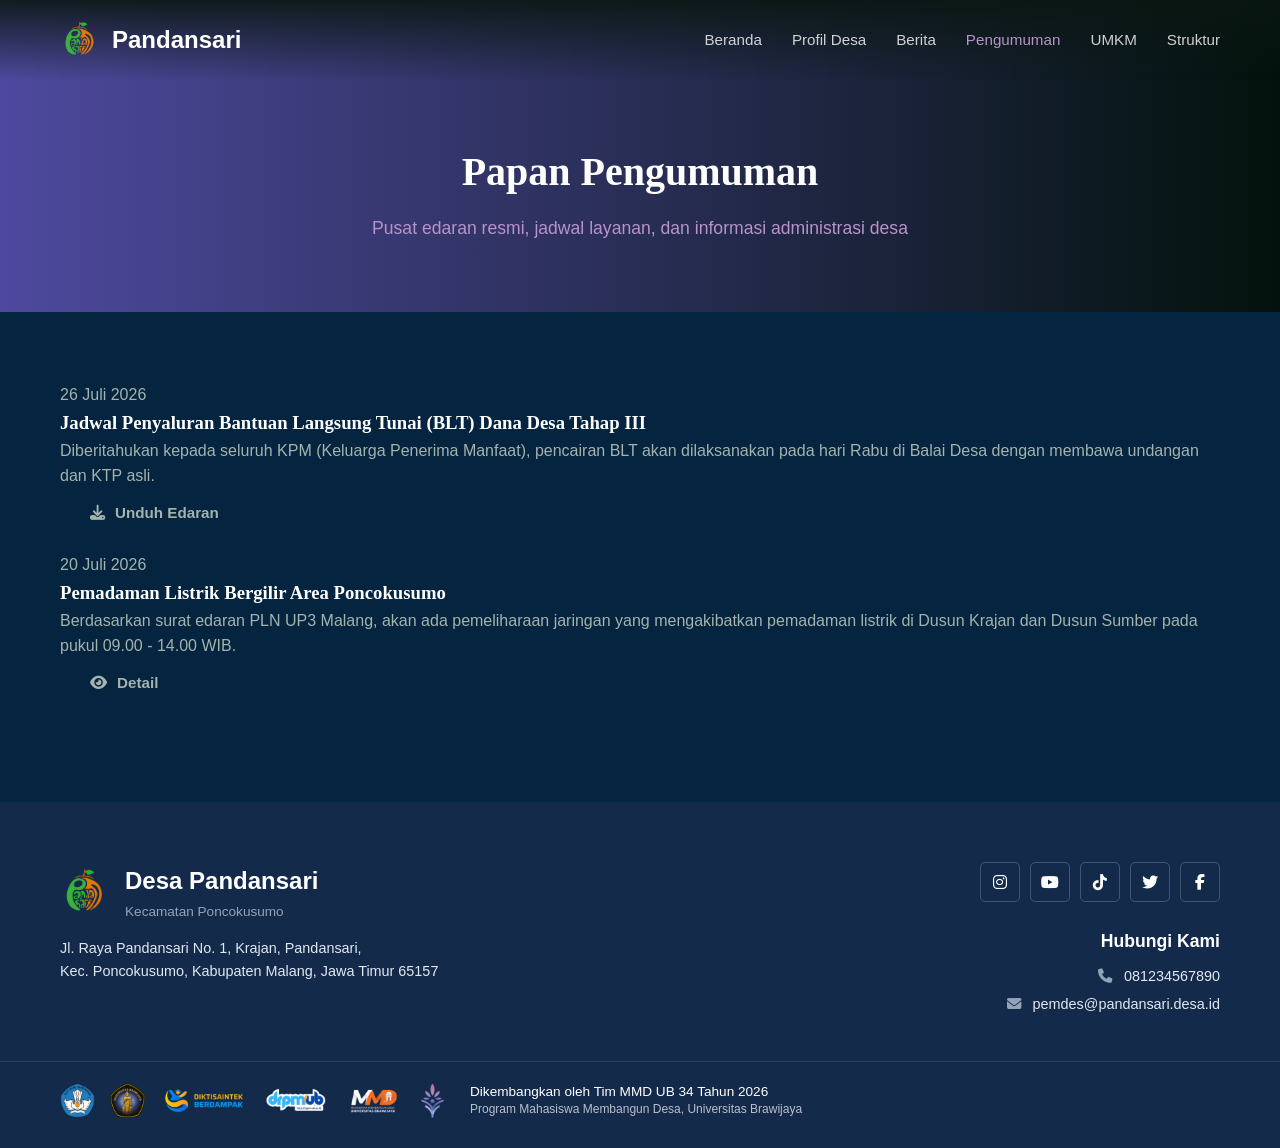
<file: pengumuman.html>
<!DOCTYPE html>
<html lang="id">
<head>
    <meta charset="UTF-8">
    <meta name="viewport" content="width=device-width, initial-scale=1.0">
    <title>Pengumuman Resmi - Desa Pandansari</title>

    <link rel="icon" type="image/jpeg" href="assets/MMD34.png">
    <link href="https://fonts.googleapis.com/css2?family=Inter:wght@300;400;600;700&display=swap" rel="stylesheet">
    <link rel="stylesheet" href="https://cdnjs.cloudflare.com/ajax/libs/font-awesome/6.4.0/css/all.min.css">
    <link rel="stylesheet" href="style.css">
</head>
<body>

    <!-- NAVBAR -->
    <header class="navbar-section">
        <div class="container navbar-container">
            <div class="nav-brand">
                <img src="assets/Pandansari.png" alt="Logo Pandansari" class="nav-logo">
                <div class="nav-title">
                    <h1>Pandansari</h1>
                </div>
            </div>
            <div class="hamburger" id="hamburger"><i class="fa-solid fa-bars"></i></div>
            <nav class="nav-menu">
                <ul>
                    <li><a href="index.html">Beranda</a></li>
                    <li><a href="profil.html">Profil Desa</a></li>
                    <li><a href="berita.html">Berita</a></li>
                    <li><a href="pengumuman.html" class="active">Pengumuman</a></li>
                    <li><a href="umkm.html">UMKM</a></li>
                    <li><a href="struktur.html">Struktur</a></li>
                </ul>
            </nav>
        </div>
    </header>
    <!-- PAGE HEADER -->

    <section class="page-header">
        <div class="container text-center">
            <h1>Papan Pengumuman</h1>
            <p>Pusat edaran resmi, jadwal layanan, dan informasi administrasi desa</p>
        </div>
    </section>

    <!-- KUMPULAN PENGUMUMAN (List/Baris System) -->
    <section class="section-padding" style="background-color: var(--bg-light);">
        <div class="container">
            <div class="pengumuman-list">
                
                <!-- Item Pengumuman 1 -->
                <div class="pengumuman-item">
                    <div class="pengumuman-date">
                        <span class="date-day">26</span>
                        <span class="date-month">Juli</span>
                        <span class="date-year">2026</span>
                    </div>
                    <div class="pengumuman-text">
                        <h3><a href="#">Jadwal Penyaluran Bantuan Langsung Tunai (BLT) Dana Desa Tahap III</a></h3>
                        <p>Diberitahukan kepada seluruh KPM (Keluarga Penerima Manfaat), pencairan BLT akan dilaksanakan pada hari Rabu di Balai Desa dengan membawa undangan dan KTP asli.</p>
                    </div>
                    <div class="pengumuman-action">
                        <a href="#" class="btn btn-outline-dark"><i class="fa-solid fa-download"></i> Unduh Edaran</a>
                    </div>
                </div>

                <!-- Item Pengumuman 2 -->
                <div class="pengumuman-item">
                    <div class="pengumuman-date">
                        <span class="date-day">20</span>
                        <span class="date-month">Juli</span>
                        <span class="date-year">2026</span>
                    </div>
                    <div class="pengumuman-text">
                        <h3><a href="#">Pemadaman Listrik Bergilir Area Poncokusumo</a></h3>
                        <p>Berdasarkan surat edaran PLN UP3 Malang, akan ada pemeliharaan jaringan yang mengakibatkan pemadaman listrik di Dusun Krajan dan Dusun Sumber pada pukul 09.00 - 14.00 WIB.</p>
                    </div>
                    <div class="pengumuman-action">
                        <!-- Jika tidak ada file PDF, tombolnya bisa diarahkan untuk baca detail saja -->
                        <a href="#" class="btn btn-outline-dark"><i class="fa-solid fa-eye"></i> Detail</a>
                    </div>
                </div>

            </div>
        </div>
    </section>

    <!-- FOOTER (Sama seperti halaman lain) -->
    <footer id="kontak" class="footer-ngebruk">
        <div class="container footer-top">
            <div class="f-kiri">
                <div class="f-logo-title">
                    <img src="assets/Pandansari.png" alt="Logo">
                    <div>
                        <h2>Desa Pandansari</h2>
                        <p>Kecamatan Poncokusumo</p>
                    </div>
                </div>
                <p class="f-address">Jl. Raya Pandansari No. 1, Krajan, Pandansari,<br>Kec. Poncokusumo, Kabupaten Malang, Jawa Timur 65157</p>
            </div>
            <div class="f-kanan">
                <div class="f-socials">
                    <a href="#"><i class="fa-brands fa-instagram"></i></a>
                    <a href="#"><i class="fa-brands fa-youtube"></i></a>
                    <a href="#"><i class="fa-brands fa-tiktok"></i></a>
                    <a href="#"><i class="fa-brands fa-twitter"></i></a>
                    <a href="#"><i class="fa-brands fa-facebook-f"></i></a>
                </div>
                <div class="f-kontak-info">
                    <h3>Hubungi Kami</h3>
                    <p><i class="fa-solid fa-phone"></i> 081234567890</p>
                    <p><i class="fa-solid fa-envelope"></i> pemdes@pandansari.desa.id</p>
                </div>
            </div>
        </div>
        <div class="footer-divider"></div>
        <div class="container footer-bottom">
            <div class="f-sponsor-logos">
                <img src="assets/TutWuri.png" alt="Tut Wuri">
                <img src="assets/UB.png" alt="UB">
                <img src="assets/DB.png" alt="Diksaintek">
                <img src="assets/Drpm.png" alt="DRPM">
                <img src="assets/MMD.png" alt="MMD">
                <img src="assets/MMD34.png" alt="MMD 34">
            </div>
            <div class="f-credit">
                <p><strong>Dikembangkan oleh Tim MMD UB 34 Tahun 2026</strong><br>Program Mahasiswa Membangun Desa, Universitas Brawijaya</p>
            </div>
        </div>
    </footer>

    <script src="script.js"></script>
</body>
</html>
</file>
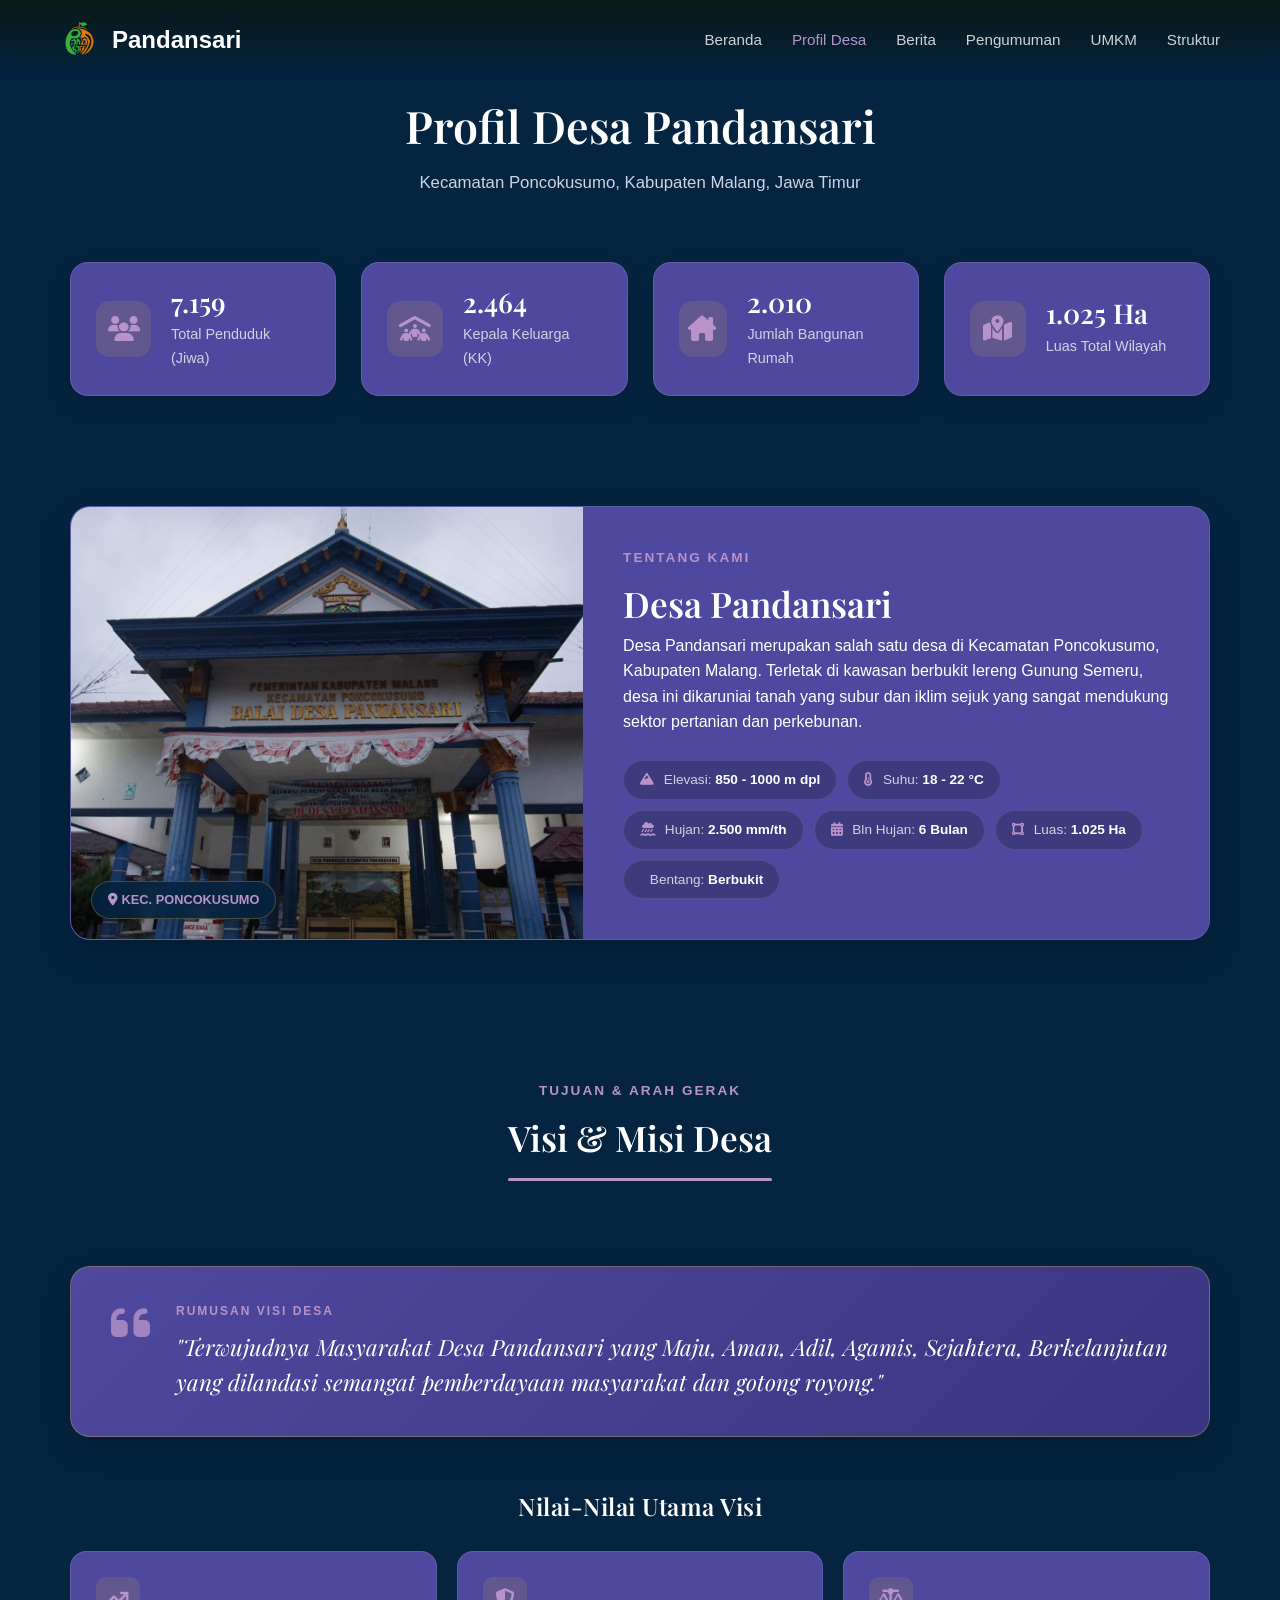
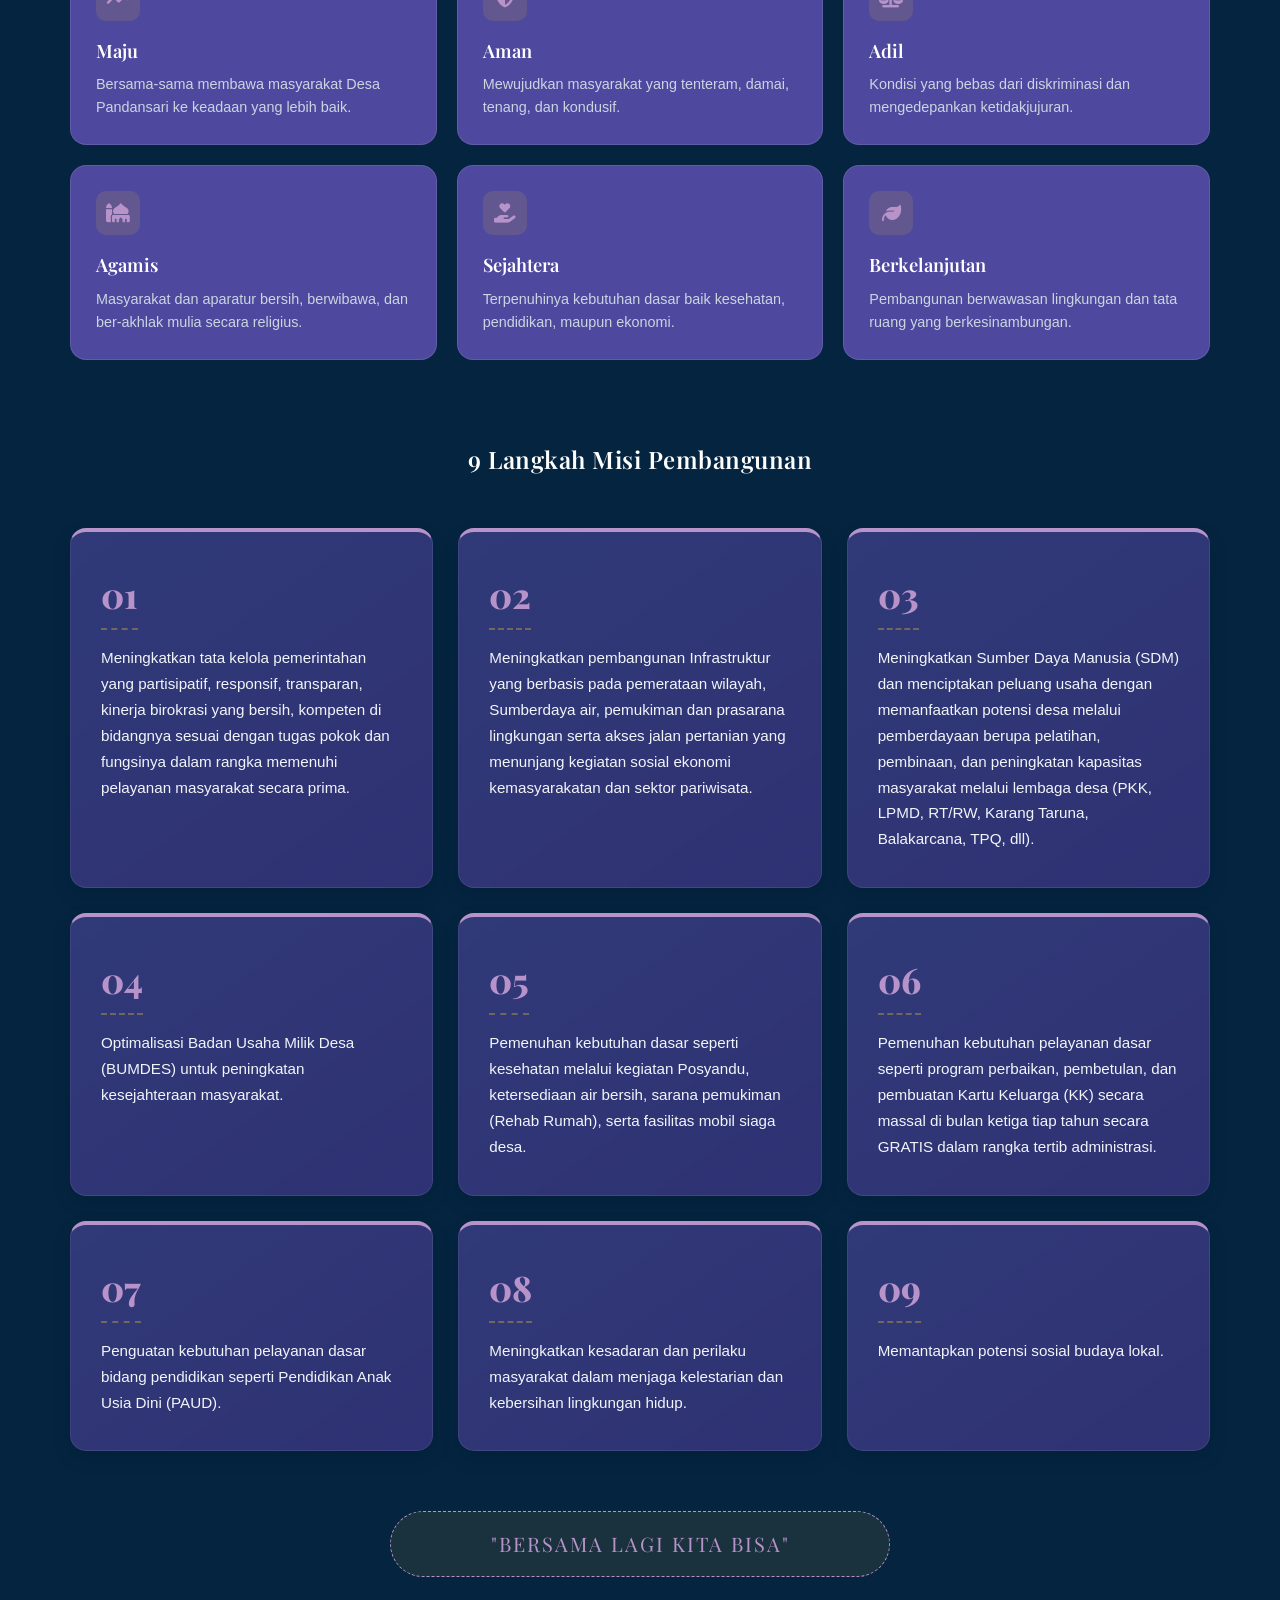
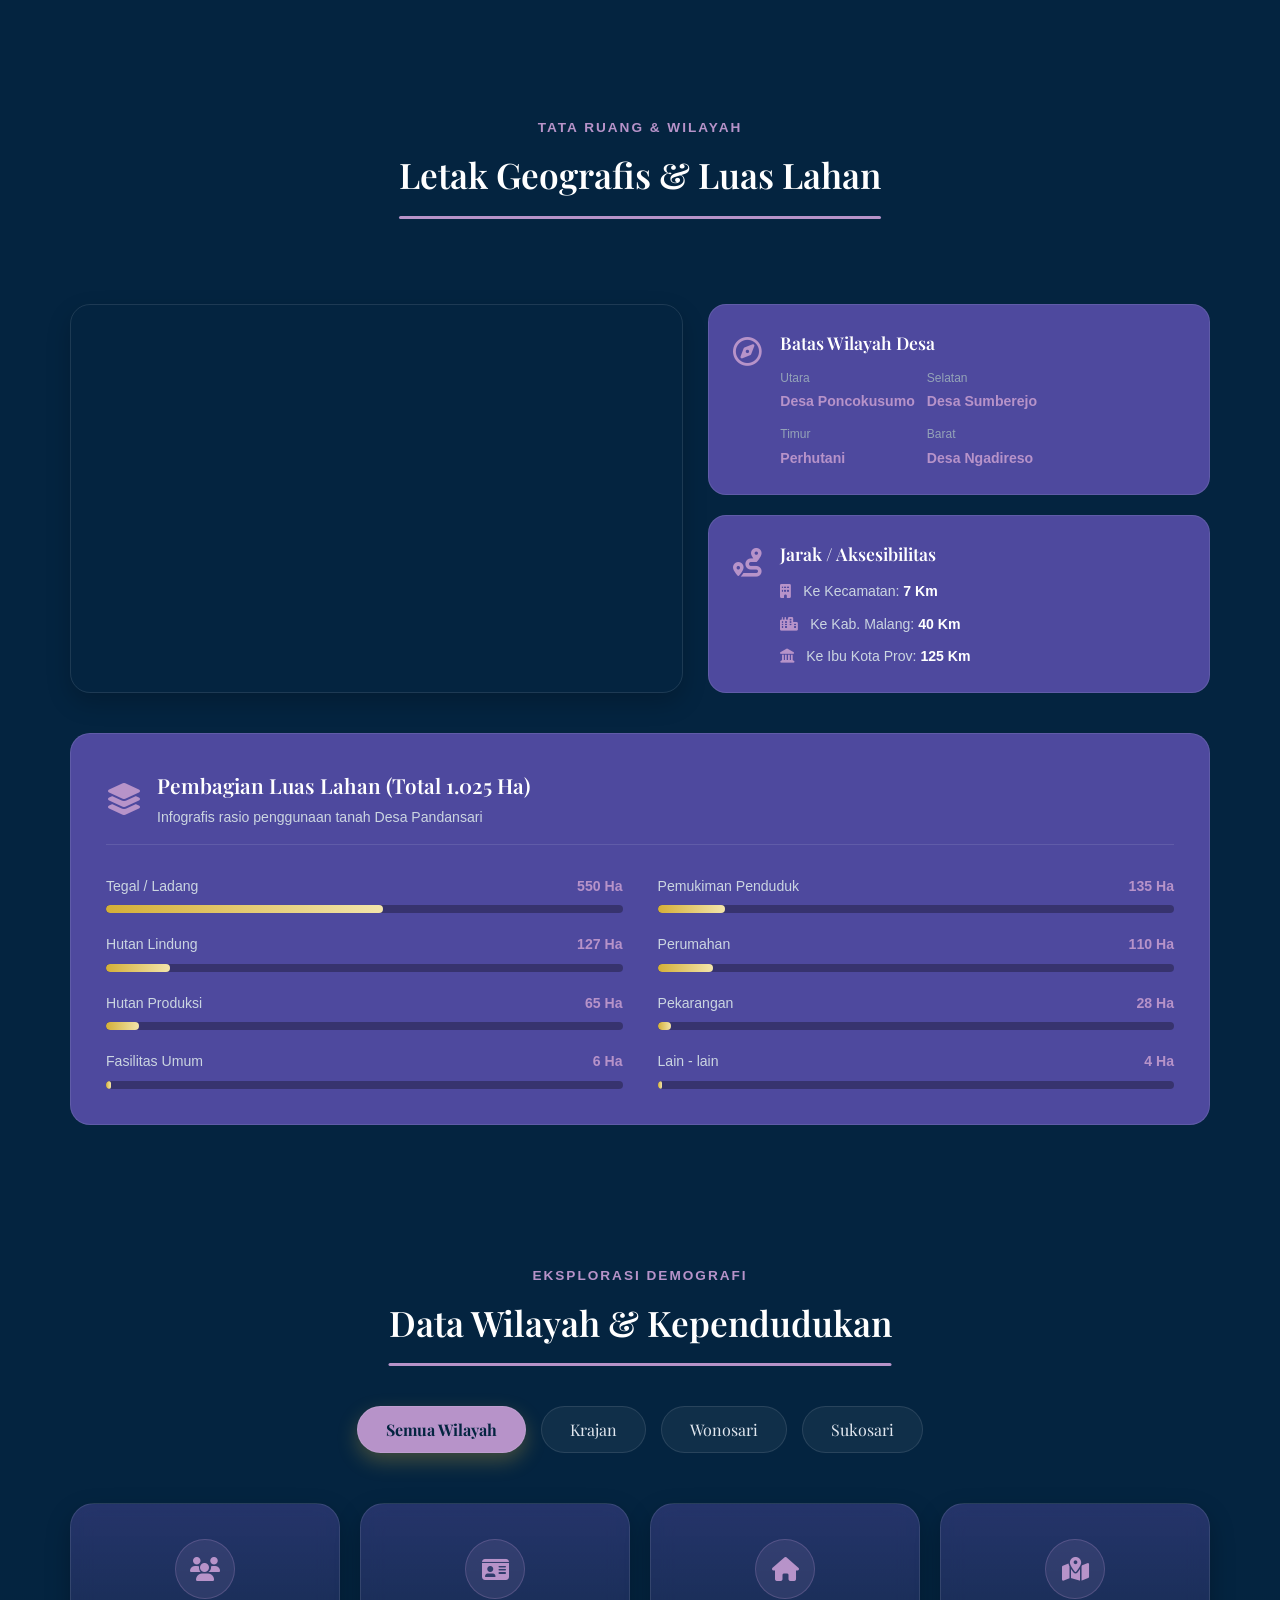
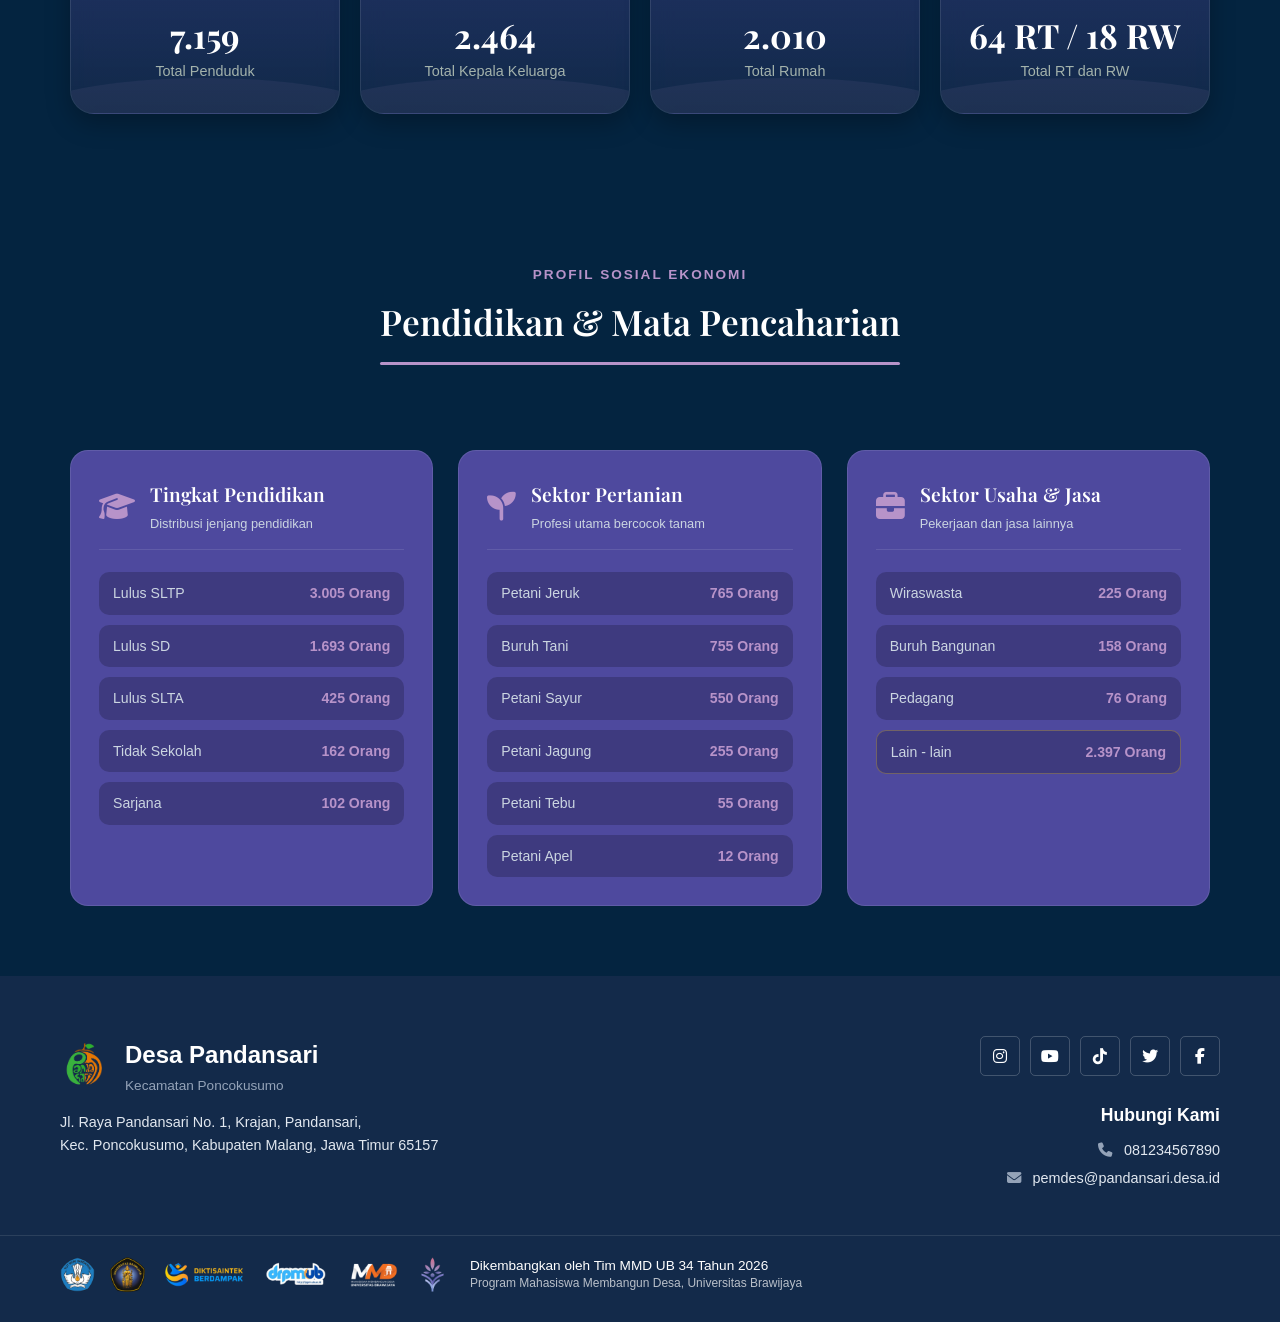
<file: profil.html>
<!DOCTYPE html>
<html lang="id">
<head>
    <meta charset="UTF-8">
    <meta name="viewport" content="width=device-width, initial-scale=1.0">
    <title>Profil Desa Pandansari - Visi, Misi & Gambaran Umum</title>
    
    <link rel="icon" type="image/jpeg" href="assets/MMD34.png">
    <link rel="preconnect" href="https://fonts.googleapis.com">
    <link rel="preconnect" href="https://fonts.gstatic.com" crossorigin>
    <link href="https://fonts.googleapis.com/css2?family=DM+Sans:wght@400;500;700&family=Playfair+Display:ital,wght@0,400;0,600;0,700;1,400&display=swap" rel="stylesheet">
    <link rel="stylesheet" href="https://cdnjs.cloudflare.com/ajax/libs/font-awesome/6.4.0/css/all.min.css">
    <link rel="stylesheet" href="style.css">
</head>
<body>

    <!-- NAVBAR -->
    <header class="navbar-section">
        <div class="container navbar-container">
            <div class="nav-brand">
                <img src="assets/Pandansari.png" alt="Logo Pandansari" class="nav-logo">
                <div class="nav-title">
                    <h1>Pandansari</h1>
                </div>
            </div>
            <div class="hamburger" id="hamburger"><i class="fa-solid fa-bars"></i></div>
            <nav class="nav-menu">
                <ul>
                    <li><a href="index.html">Beranda</a></li>
                    <li><a href="profil.html" class="active">Profil Desa</a></li>
                    <li><a href="berita.html">Berita</a></li>
                    <li><a href="pengumuman.html">Pengumuman</a></li>
                    <li><a href="umkm.html">UMKM</a></li>
                    <li><a href="struktur.html">Struktur</a></li>
                </ul>
            </nav>
        </div>
    </header>

    <!-- PAGE HEADER HERO -->
    <section class="page-header-aesthetic">
        <div class="container text-center">

            <h1 class="hero-title">Profil Desa Pandansari</h1>
            <p class="hero-desc">Kecamatan Poncokusumo, Kabupaten Malang, Jawa Timur</p>
        </div>
    </section>

    <!-- QUICK HIGHLIGHT STATS (HERO STATS DASHBOARD) -->
    <section class="quick-stats-section">
        <div class="container">
            <div class="quick-stats-grid">
                <div class="stat-card">
                    <div class="stat-icon"><i class="fa-solid fa-users"></i></div>
                    <div class="stat-info">
                        <h3>7.159</h3>
                        <p>Total Penduduk (Jiwa)</p>
                    </div>
                </div>
                <div class="stat-card">
                    <div class="stat-icon"><i class="fa-solid fa-people-roof"></i></div>
                    <div class="stat-info">
                        <h3>2.464</h3>
                        <p>Kepala Keluarga (KK)</p>
                    </div>
                </div>
                <div class="stat-card">
                    <div class="stat-icon"><i class="fa-solid fa-house-chimney"></i></div>
                    <div class="stat-info">
                        <h3>2.010</h3>
                        <p>Jumlah Bangunan Rumah</p>
                    </div>
                </div>
                <div class="stat-card">
                    <div class="stat-icon"><i class="fa-solid fa-map-location-dot"></i></div>
                    <div class="stat-info">
                        <h3>1.025 Ha</h3>
                        <p>Luas Total Wilayah</p>
                    </div>
                </div>
            </div>
        </div>
    </section>

    <!-- TENTANG KAMI & IKLIM (SIDE BY SIDE HERO CARD) -->
    <section class="sejarah-section section-padding">
        <div class="container">
            <div class="about-hero-card">
                <div class="about-image-wrapper">
                    <img src="assets/Balai Desa.JPG" alt="Balai Desa Pandansari">
                    <div class="image-overlay-badge">
                        <i class="fa-solid fa-location-dot"></i> KEC. PONCOKUSUMO
                    </div>
                </div>
                <div class="about-content">
                    <span class="sub-label">TENTANG KAMI</span>
                    <h2 class="aesthetic-heading">Desa Pandansari</h2>
                    <p class="body-text">
                        Desa Pandansari merupakan salah satu desa di Kecamatan Poncokusumo, Kabupaten Malang. Terletak di kawasan berbukit lereng Gunung Semeru, desa ini dikaruniai tanah yang subur dan iklim sejuk yang sangat mendukung sektor pertanian dan perkebunan.
                    </p>
                    
                    <!-- Chips Grid Iklim -->
                    <div class="chips-grid">
                        <div class="chip"><i class="fa-solid fa-mountain"></i> Elevasi: <span>850 - 1000 m dpl</span></div>
                        <div class="chip"><i class="fa-solid fa-temperature-half"></i> Suhu: <span>18 - 22 °C</span></div>
                        <div class="chip"><i class="fa-solid fa-cloud-showers-water"></i> Hujan: <span>2.500 mm/th</span></div>
                        <div class="chip"><i class="fa-solid fa-calendar-days"></i> Bln Hujan: <span>6 Bulan</span></div>
                        <div class="chip"><i class="fa-solid fa-vector-square"></i> Luas: <span>1.025 Ha</span></div>
                        <div class="chip"><i class="fa-solid fa-hill-rockside"></i> Bentang: <span>Berbukit</span></div>
                    </div>
                </div>
            </div>
        </div>
    </section>

    <!-- VISI & MISI SECTION -->
    <section class="visi-misi-section section-padding">
        <div class="container">
            <div class="section-header text-center">
                <span class="sub-label">TUJUAN & ARAH GERAK</span>
                <h2 class="aesthetic-heading center-underline">Visi & Misi Desa</h2>
            </div>

            <!-- VISI BANNER -->
            <div class="visi-banner-card">
                <div class="quote-mark"><i class="fa-solid fa-quote-left"></i></div>
                <div class="visi-text">
                    <span class="visi-tag">RUMUSAN VISI DESA</span>
                    <h3>"Terwujudnya Masyarakat Desa Pandansari yang Maju, Aman, Adil, Agamis, Sejahtera, Berkelanjutan yang dilandasi semangat pemberdayaan masyarakat dan gotong royong."</h3>
                </div>
            </div>

            <!-- MAKNA VISI GRID (PINTEREST CARDS) -->
            <div class="visi-makna-wrapper mt-5">
                <h4 class="text-center text-white mb-4 aesthetic-subheading">Nilai-Nilai Utama Visi</h4>
                <div class="makna-grid">
                    <div class="makna-card">
                        <div class="makna-icon"><i class="fa-solid fa-arrow-trend-up"></i></div>
                        <h4>Maju</h4>
                        <p>Bersama-sama membawa masyarakat Desa Pandansari ke keadaan yang lebih baik.</p>
                    </div>
                    <div class="makna-card">
                        <div class="makna-icon"><i class="fa-solid fa-shield-halved"></i></div>
                        <h4>Aman</h4>
                        <p>Mewujudkan masyarakat yang tenteram, damai, tenang, dan kondusif.</p>
                    </div>
                    <div class="makna-card">
                        <div class="makna-icon"><i class="fa-solid fa-scale-balanced"></i></div>
                        <h4>Adil</h4>
                        <p>Kondisi yang bebas dari diskriminasi dan mengedepankan ketidakjujuran.</p>
                    </div>
                    <div class="makna-card">
                        <div class="makna-icon"><i class="fa-solid fa-mosque"></i></div>
                        <h4>Agamis</h4>
                        <p>Masyarakat dan aparatur bersih, berwibawa, dan ber-akhlak mulia secara religius.</p>
                    </div>
                    <div class="makna-card">
                        <div class="makna-icon"><i class="fa-solid fa-hand-holding-heart"></i></div>
                        <h4>Sejahtera</h4>
                        <p>Terpenuhinya kebutuhan dasar baik kesehatan, pendidikan, maupun ekonomi.</p>
                    </div>
                    <div class="makna-card">
                        <div class="makna-icon"><i class="fa-solid fa-leaf"></i></div>
                        <h4>Berkelanjutan</h4>
                        <p>Pembangunan berwawasan lingkungan dan tata ruang yang berkesinambungan.</p>
                    </div>
                </div>
            </div>

            <!-- MISI STEPPER CARDS -->
            <div class="misi-wrapper mt-5">
                <div class="misi-header text-center mb-4">
                    <h3 class="text-white aesthetic-subheading">9 Langkah Misi Pembangunan</h3>
                </div>
                <div class="misi-stepper-grid">
                    <div class="misi-step-card">
                        <span class="step-num">01</span>
                        <p>Meningkatkan tata kelola pemerintahan yang partisipatif, responsif, transparan, kinerja birokrasi yang bersih, kompeten di bidangnya sesuai dengan tugas pokok dan fungsinya dalam rangka memenuhi pelayanan masyarakat secara prima.</p>
                    </div>
                    <div class="misi-step-card">
                        <span class="step-num">02</span>
                        <p>Meningkatkan pembangunan Infrastruktur yang berbasis pada pemerataan wilayah, Sumberdaya air, pemukiman dan prasarana lingkungan serta akses jalan pertanian yang menunjang kegiatan sosial ekonomi kemasyarakatan dan sektor pariwisata.</p>
                    </div>
                    <div class="misi-step-card">
                        <span class="step-num">03</span>
                        <p>Meningkatkan Sumber Daya Manusia (SDM) dan menciptakan peluang usaha dengan memanfaatkan potensi desa melalui pemberdayaan berupa pelatihan, pembinaan, dan peningkatan kapasitas masyarakat melalui lembaga desa (PKK, LPMD, RT/RW, Karang Taruna, Balakarcana, TPQ, dll).</p>
                    </div>
                    <div class="misi-step-card">
                        <span class="step-num">04</span>
                        <p>Optimalisasi Badan Usaha Milik Desa (BUMDES) untuk peningkatan kesejahteraan masyarakat.</p>
                    </div>
                    <div class="misi-step-card">
                        <span class="step-num">05</span>
                        <p>Pemenuhan kebutuhan dasar seperti kesehatan melalui kegiatan Posyandu, ketersediaan air bersih, sarana pemukiman (Rehab Rumah), serta fasilitas mobil siaga desa.</p>
                    </div>
                    <div class="misi-step-card">
                        <span class="step-num">06</span>
                        <p>Pemenuhan kebutuhan pelayanan dasar seperti program perbaikan, pembetulan, dan pembuatan Kartu Keluarga (KK) secara massal di bulan ketiga tiap tahun secara GRATIS dalam rangka tertib administrasi.</p>
                    </div>
                    <div class="misi-step-card">
                        <span class="step-num">07</span>
                        <p>Penguatan kebutuhan pelayanan dasar bidang pendidikan seperti Pendidikan Anak Usia Dini (PAUD).</p>
                    </div>
                    <div class="misi-step-card">
                        <span class="step-num">08</span>
                        <p>Meningkatkan kesadaran dan perilaku masyarakat dalam menjaga kelestarian dan kebersihan lingkungan hidup.</p>
                    </div>
                    <div class="misi-step-card full-width-card">
                        <span class="step-num">09</span>
                        <p>Memantapkan potensi sosial budaya lokal.</p>
                    </div>
                </div>
            </div>

            <!-- TAGLINE -->
            <div class="tagline-pill">
                <i class="fa-solid fa-sparkles"></i> "BERSAMA LAGI KITA BISA" <i class="fa-solid fa-sparkles"></i>
            </div>
        </div>
    </section>

    <!-- GEOGRAFI & LUAS LAHAN (DASHBOARD STYLE) -->
    <section class="geografi-section section-padding">
        <div class="container">
            <div class="section-header text-center">
                <span class="sub-label">TATA RUANG & WILAYAH</span>
                <h2 class="aesthetic-heading center-underline">Letak Geografis & Luas Lahan</h2>
            </div>

            <!-- PETA & SIDEBAR GRID -->
            <div class="geo-grid">
                <!-- Map Left -->
                <div class="map-card-aesthetic">
                    <iframe src="https://www.google.com/maps/embed?pb=!1m18!1m12!1m3!1d31599.50854446453!2d112.77663240212001!3d-8.026418847847996!2m3!1f0!2f0!3f0!3m2!1i1024!2i768!4f13.1!3m3!1m2!1s0x2dd6247c4331e21b%3A0x5027a76e3568d40!2sPandansari%2C%20Poncokusumo%2C%20Malang%20Regency%2C%20East%20Java!5e0!3m2!1sen!2sid!4v1700000000000!5m2!1sen!2sid" width="100%" height="100%" style="border:0;" allowfullscreen="" loading="lazy"></iframe>
                </div>

                <!-- Info Right Side (Batas + Akses) -->
                <div class="geo-side-info">
                    <!-- Batas Card -->
                    <div class="info-card-aesthetic">
                        <div class="card-icon"><i class="fa-regular fa-compass"></i></div>
                        <div>
                            <h4>Batas Wilayah Desa</h4>
                            <div class="compass-grid">
                                <div class="compass-item"><span>Utara</span><strong>Desa Poncokusumo</strong></div>
                                <div class="compass-item"><span>Selatan</span><strong>Desa Sumberejo</strong></div>
                                <div class="compass-item"><span>Timur</span><strong>Perhutani</strong></div>
                                <div class="compass-item"><span>Barat</span><strong>Desa Ngadireso</strong></div>
                            </div>
                        </div>
                    </div>

                    <!-- Aksesibilitas Card -->
                    <div class="info-card-aesthetic">
                        <div class="card-icon"><i class="fa-solid fa-route"></i></div>
                        <div>
                            <h4>Jarak / Aksesibilitas</h4>
                            <div class="access-list">
                                <div class="access-item"><i class="fa-solid fa-building"></i> Ke Kecamatan: <strong>7 Km</strong></div>
                                <div class="access-item"><i class="fa-solid fa-city"></i> Ke Kab. Malang: <strong>40 Km</strong></div>
                                <div class="access-item"><i class="fa-solid fa-landmark"></i> Ke Ibu Kota Prov: <strong>125 Km</strong></div>
                            </div>
                        </div>
                    </div>
                </div>
            </div>

            <!-- VISUAL INFOGRAPHIC PENGGUNAAN LAHAN (1.025 HA) -->
            <div class="land-use-container mt-5">
                <div class="land-header">
                    <i class="fa-solid fa-layer-group"></i>
                    <div>
                        <h3>Pembagian Luas Lahan (Total 1.025 Ha)</h3>
                        <p>Infografis rasio penggunaan tanah Desa Pandansari</p>
                    </div>
                </div>

                <div class="land-bars-grid">
                    <!-- Bar Item -->
                    <div class="land-bar-item">
                        <div class="land-bar-info">
                            <span>Tegal / Ladang</span>
                            <strong>550 Ha</strong>
                        </div>
                        <div class="progress-track"><div class="progress-fill" style="width: 53.6%;"></div></div>
                    </div>

                    <div class="land-bar-item">
                        <div class="land-bar-info">
                            <span>Pemukiman Penduduk</span>
                            <strong>135 Ha</strong>
                        </div>
                        <div class="progress-track"><div class="progress-fill" style="width: 13.1%;"></div></div>
                    </div>

                    <div class="land-bar-item">
                        <div class="land-bar-info">
                            <span>Hutan Lindung</span>
                            <strong>127 Ha</strong>
                        </div>
                        <div class="progress-track"><div class="progress-fill" style="width: 12.3%;"></div></div>
                    </div>

                    <div class="land-bar-item">
                        <div class="land-bar-info">
                            <span>Perumahan</span>
                            <strong>110 Ha</strong>
                        </div>
                        <div class="progress-track"><div class="progress-fill" style="width: 10.7%;"></div></div>
                    </div>

                    <div class="land-bar-item">
                        <div class="land-bar-info">
                            <span>Hutan Produksi</span>
                            <strong>65 Ha</strong>
                        </div>
                        <div class="progress-track"><div class="progress-fill" style="width: 6.3%;"></div></div>
                    </div>

                    <div class="land-bar-item">
                        <div class="land-bar-info">
                            <span>Pekarangan</span>
                            <strong>28 Ha</strong>
                        </div>
                        <div class="progress-track"><div class="progress-fill" style="width: 2.7%;"></div></div>
                    </div>

                    <div class="land-bar-item">
                        <div class="land-bar-info">
                            <span>Fasilitas Umum</span>
                            <strong>6 Ha</strong>
                        </div>
                        <div class="progress-track"><div class="progress-fill" style="width: 1%;"></div></div>
                    </div>

                    <div class="land-bar-item">
                        <div class="land-bar-info">
                            <span>Lain - lain</span>
                            <strong>4 Ha</strong>
                        </div>
                        <div class="progress-track"><div class="progress-fill" style="width: 0.8%;"></div></div>
                    </div>
                </div>
            </div>
        </div>
    </section>

<!-- SECTION DEMOGRAFI INTERAKTIF ALA PINTEREST -->
<section class="kependudukan-section section-padding">
  <div class="container">
    <div class="text-center mb-5">
      <span class="sub-label">EKSPLORASI DEMOGRAFI</span>
      <h2 class="aesthetic-heading center-underline">Data Wilayah & Kependudukan</h2>
    </div>

    <!-- PINTEREST-STYLE TABS (Bisa Dipencet) -->
    <div class="pin-tabs-container">
      <button class="pin-tab active" onclick="bukaDusun(event, 'TabSemua')">Semua Wilayah</button>
      <button class="pin-tab" onclick="bukaDusun(event, 'TabKrajan')">Krajan</button>
      <button class="pin-tab" onclick="bukaDusun(event, 'TabWonosari')">Wonosari</button>
      <button class="pin-tab" onclick="bukaDusun(event, 'TabSukosari')">Sukosari</button>
    </div>

    <!-- KONTEN TAB 1: SEMUA WILAYAH -->
<div id="TabSemua" class="dusun-tab-content fade-in" style="display: block;">
    <div class="cards-container">
        <!-- Card 1 -->
<div class="interactive-grid-4">
    <!-- Card 1 -->
    <div class="pin-card stat-hover">
        <div class="icon-circle"><i class="fas fa-users"></i></div>
        <h3>7.159</h3>
        <p>Total Penduduk</p>
    </div>

    <!-- Card 2 -->
    <div class="pin-card stat-hover">
        <div class="icon-circle"><i class="fas fa-id-card"></i></div>
        <h3>2.464</h3>
        <p>Total Kepala Keluarga</p>
    </div>

    <!-- Card 3 -->
    <div class="pin-card stat-hover">
        <div class="icon-circle"><i class="fas fa-home"></i></div>
        <h3>2.010</h3>
        <p>Total Rumah</p>
    </div>

    <!-- Card 4 -->
    <div class="pin-card stat-hover">
        <div class="icon-circle"><i class="fas fa-map-marked-alt"></i></div>
        <h3>64 RT / 18 RW</h3>
        <p>Total RT dan RW</p>
    </div>
</div>
</div>
</div>

    <!-- KONTEN TAB 2: KRAJAN -->
    <div id="TabKrajan" class="dusun-tab-content">
      <div class="pin-dashboard">
        <div class="pin-card info-panel">
          <span class="pin-badge">Dusun Utama</span>
          <h2>Krajan Pandansari</h2>
          <div class="pin-stats-row mt-3">
            <div class="pin-mini-stat"><span>Populasi</span><strong>5.030</strong></div>
            <div class="pin-mini-stat"><span>KK</span><strong>1.748</strong></div>
            <div class="pin-mini-stat"><span>Rumah</span><strong>1.397</strong></div>
          </div>
          <div class="pin-rtrw mt-4">
            Terdiri dari <strong>47 RT</strong> dan <strong>12 RW</strong>
          </div>
        </div>
        
        <div class="pin-card chart-panel">
          <h4>Rasio Gender</h4>
          <div class="donut-chart-container">
            <!-- Interaktif CSS Donut Chart -->
            <div class="donut-chart krajan-chart">
              <div class="donut-inner">
                <i class="ri-men-line male-icon"></i>
                <i class="ri-women-line female-icon"></i>
              </div>
            </div>
            <div class="chart-legend">
              <div class="legend-item"><span class="dot male-dot"></span> Laki-laki (2.655)</div>
              <div class="legend-item"><span class="dot female-dot"></span> Perempuan (2.375)</div>
            </div>
          </div>
        </div>
      </div>
    </div>

    <!-- KONTEN TAB 3: WONOSARI -->
    <div id="TabWonosari" class="dusun-tab-content">
      <div class="pin-dashboard">
        <div class="pin-card info-panel">
          <span class="pin-badge">Wilayah II</span>
          <h2>Dusun Wonosari</h2>
          <div class="pin-stats-row mt-3">
            <div class="pin-mini-stat"><span>Populasi</span><strong>1.237</strong></div>
            <div class="pin-mini-stat"><span>KK</span><strong>414</strong></div>
            <div class="pin-mini-stat"><span>Rumah</span><strong>344</strong></div>
          </div>
          <div class="pin-rtrw mt-4">
            Terdiri dari <strong>10 RT</strong> dan <strong>3 RW</strong>
          </div>
        </div>
        
        <div class="pin-card chart-panel">
          <h4>Rasio Gender</h4>
          <div class="donut-chart-container">
            <div class="donut-chart wonosari-chart">
              <div class="donut-inner">
                <i class="ri-men-line male-icon"></i>
                <i class="ri-women-line female-icon"></i>
              </div>
            </div>
            <div class="chart-legend">
              <div class="legend-item"><span class="dot male-dot"></span> Laki-laki (650)</div>
              <div class="legend-item"><span class="dot female-dot"></span> Perempuan (587)</div>
            </div>
          </div>
        </div>
      </div>
    </div>

    <!-- KONTEN TAB 4: SUKOSARI -->
    <div id="TabSukosari" class="dusun-tab-content">
      <div class="pin-dashboard">
        <div class="pin-card info-panel">
          <span class="pin-badge">Wilayah III</span>
          <h2>Dusun Sukosari</h2>
          <div class="pin-stats-row mt-3">
            <div class="pin-mini-stat"><span>Populasi</span><strong>892</strong></div>
            <div class="pin-mini-stat"><span>KK</span><strong>302</strong></div>
            <div class="pin-mini-stat"><span>Rumah</span><strong>269</strong></div>
          </div>
          <div class="pin-rtrw mt-4">
            Terdiri dari <strong>7 RT</strong> dan <strong>3 RW</strong>
          </div>
        </div>
        
        <div class="pin-card chart-panel">
          <h4>Rasio Gender</h4>
          <div class="donut-chart-container">
            <div class="donut-chart sukosari-chart">
              <div class="donut-inner">
                <i class="ri-men-line male-icon"></i>
                <i class="ri-women-line female-icon"></i>
              </div>
            </div>
            <div class="chart-legend">
              <div class="legend-item"><span class="dot male-dot"></span> Laki-laki (437)</div>
              <div class="legend-item"><span class="dot female-dot"></span> Perempuan (455)</div>
            </div>
          </div>
        </div>
      </div>
    </div>

  </div>
</section>

    <!-- SOSIAL EKONOMI INFOGRAPHICS (PENDIDIKAN & MATAPENCAHARIAN) -->
    <section class="demografi-section section-padding">
        <div class="container">
            <div class="section-header text-center">
                <span class="sub-label">PROFIL SOSIAL EKONOMI</span>
                <h2 class="aesthetic-heading center-underline">Pendidikan & Mata Pencaharian</h2>
            </div>

            <div class="socio-grid">
                <!-- CARD PENDIDIKAN -->
                <div class="socio-card">
                    <div class="socio-header">
                        <i class="fa-solid fa-graduation-cap"></i>
                        <div>
                            <h3>Tingkat Pendidikan</h3>
                            <p>Distribusi jenjang pendidikan</p>
                        </div>
                    </div>
                    <div class="socio-body">
                        <div class="socio-item">
                            <span class="label">Lulus SLTP</span>
                            <span class="val">3.005 Orang</span>
                        </div>
                        <div class="socio-item">
                            <span class="label">Lulus SD</span>
                            <span class="val">1.693 Orang</span>
                        </div>
                        <div class="socio-item">
                            <span class="label">Lulus SLTA</span>
                            <span class="val">425 Orang</span>
                        </div>
                        <div class="socio-item">
                            <span class="label">Tidak Sekolah</span>
                            <span class="val">162 Orang</span>
                        </div>
                        <div class="socio-item">
                            <span class="label">Sarjana</span>
                            <span class="val">102 Orang</span>
                        </div>
                    </div>
                </div>

                <!-- CARD SEKTOR PERTANIAN -->
                <div class="socio-card">
                    <div class="socio-header">
                        <i class="fa-solid fa-seedling"></i>
                        <div>
                            <h3>Sektor Pertanian</h3>
                            <p>Profesi utama bercocok tanam</p>
                        </div>
                    </div>
                    <div class="socio-body">
                        <div class="socio-item">
                            <span class="label">Petani Jeruk</span>
                            <span class="val">765 Orang</span>
                        </div>
                        <div class="socio-item">
                            <span class="label">Buruh Tani</span>
                            <span class="val">755 Orang</span>
                        </div>
                        <div class="socio-item">
                            <span class="label">Petani Sayur</span>
                            <span class="val">550 Orang</span>
                        </div>
                        <div class="socio-item">
                            <span class="label">Petani Jagung</span>
                            <span class="val">255 Orang</span>
                        </div>
                        <div class="socio-item">
                            <span class="label">Petani Tebu</span>
                            <span class="val">55 Orang</span>
                        </div>
                        <div class="socio-item">
                            <span class="label">Petani Apel</span>
                            <span class="val">12 Orang</span>
                        </div>
                    </div>
                </div>

                <!-- CARD SEKTOR USAHA & JASA -->
                <div class="socio-card">
                    <div class="socio-header">
                        <i class="fa-solid fa-briefcase"></i>
                        <div>
                            <h3>Sektor Usaha & Jasa</h3>
                            <p>Pekerjaan dan jasa lainnya</p>
                        </div>
                    </div>
                    <div class="socio-body">
                        <div class="socio-item">
                            <span class="label">Wiraswasta</span>
                            <span class="val">225 Orang</span>
                        </div>
                        <div class="socio-item">
                            <span class="label">Buruh Bangunan</span>
                            <span class="val">158 Orang</span>
                        </div>
                        <div class="socio-item">
                            <span class="label">Pedagang</span>
                            <span class="val">76 Orang</span>
                        </div>
                        <div class="socio-item highlight-item">
                            <span class="label">Lain - lain</span>
                            <span class="val">2.397 Orang</span>
                        </div>
                    </div>
                </div>
            </div>
        </div>
    </section>

    <!-- FOOTER -->
    <footer id="kontak" class="footer-ngebruk">
        <div class="container footer-top">
            <div class="f-kiri">
                <div class="f-logo-title">
                    <img src="assets/Pandansari.png" alt="Logo">
                    <div>
                        <h2>Desa Pandansari</h2>
                        <p>Kecamatan Poncokusumo</p>
                    </div>
                </div>
                <p class="f-address">Jl. Raya Pandansari No. 1, Krajan, Pandansari,<br>Kec. Poncokusumo, Kabupaten Malang, Jawa Timur 65157</p>
            </div>
            <div class="f-kanan">
                <div class="f-socials">
                    <a href="#"><i class="fa-brands fa-instagram"></i></a>
                    <a href="#"><i class="fa-brands fa-youtube"></i></a>
                    <a href="#"><i class="fa-brands fa-tiktok"></i></a>
                    <a href="#"><i class="fa-brands fa-twitter"></i></a>
                    <a href="#"><i class="fa-brands fa-facebook-f"></i></a>
                </div>
                <div class="f-kontak-info">
                    <h3>Hubungi Kami</h3>
                    <p><i class="fa-solid fa-phone"></i> 081234567890</p>
                    <p><i class="fa-solid fa-envelope"></i> pemdes@pandansari.desa.id</p>
                </div>
            </div>
        </div>
        <div class="footer-divider"></div>
        <div class="container footer-bottom">
            <div class="f-sponsor-logos">
                <img src="assets/TutWuri.png" alt="Tut Wuri">
                <img src="assets/UB.png" alt="UB">
                <img src="assets/DB.png" alt="Diksaintek">
                <img src="assets/Drpm.png" alt="DRPM">
                <img src="assets/MMD.png" alt="MMD">
                <img src="assets/MMD34.png" alt="MMD 34">
            </div>
            <div class="f-credit">
                <p><strong>Dikembangkan oleh Tim MMD UB 34 Tahun 2026</strong><br>Program Mahasiswa Membangun Desa, Universitas Brawijaya</p>
            </div>
        </div>
    </footer>

    <script src="script.js"></script>
    <script>
  function bukaDusun(evt, namaTab) {
    // Sembunyikan semua tab content
    let isiTab = document.getElementsByClassName("dusun-tab-content");
    for (let i = 0; i < isiTab.length; i++) {
      isiTab[i].style.display = "none";
      isiTab[i].classList.remove("fade-in");
    }
    // Hapus class 'active' dari semua tombol
    let tombolTab = document.getElementsByClassName("pin-tab");
    for (let i = 0; i < tombolTab.length; i++) {
      tombolTab[i].className = tombolTab[i].className.replace(" active", "");
    }
    // Tampilkan tab yang dipilih dengan animasi fade
    document.getElementById(namaTab).style.display = "block";
    setTimeout(() => {
      document.getElementById(namaTab).classList.add("fade-in");
    }, 10);
    // Tambahkan class active ke tombol yang diklik
    evt.currentTarget.className += " active";
  }
</script>
</body>
</html>
</file>
<file: style.css>
/* =========================================
   1. VARIABLES & RESET
========================================= */
:root {
    --bg-dark: #042440;     
    --bg-card: #ffffff;  
    --accent-gold: #b793c9;  
    --text-white: #ffffff;
    --text-muted: #a4b3ac;      
    --footer-blue: #132a4a;     
    
    --font-heading: 'Playfair Display', serif;
    --font-body: 'Plus Jakarta Sans', sans-serif;
    --transition: all 0.3s ease;
}

* { margin: 0; padding: 0; box-sizing: border-box; }
html { scroll-behavior: smooth; }

body {
    background-color: var(--bg-dark);
    color: var(--text-muted);
    font-family: var(--font-body);
    line-height: 1.6;
    overflow-x: hidden;
}

a { text-decoration: none; color: inherit; }
ul { list-style: none; }
.container { max-width: 1200px; margin: 0 auto; padding: 0 20px; }
.section-padding { padding: 90px 0; }
.text-center { text-align: center; }

h1, h2, h3, h4 { font-family: var(--font-heading); color: var(--text-white); font-weight: 600; }
h2 { font-size: 2.8rem; margin-bottom: 15px; }

.btn { display: inline-flex; align-items: center; gap: 10px; padding: 12px 30px; font-weight: 600; font-size: 0.95rem; border-radius: 30px; cursor: pointer; transition: var(--transition); }
.btn-gold { background-color: var(--accent-gold); color: var(--bg-dark); border: 2px solid var(--accent-gold); }
.btn-gold:hover { background-color: transparent; color: var(--accent-gold); }
.btn-outline-gold { background-color: transparent; color: var(--text-white); border: 2px solid rgba(255,255,255,0.3); }
.btn-outline-gold:hover { border-color: var(--accent-gold); color: var(--accent-gold); }

/* =========================================
   2. NAVBAR
========================================= */
.navbar-section { position: fixed; top: 0; left: 0; width: 100%; z-index: 1000; padding: 20px 0; background: linear-gradient(to bottom, rgba(10, 23, 18, 0.9) 0%, rgba(10, 23, 18, 0) 100%); backdrop-filter: blur(5px); }
.navbar-container { display: flex; justify-content: space-between; align-items: center; }
.nav-brand { display: flex; align-items: center; gap: 12px; }
.nav-logo { height: 40px; width: auto; }
.nav-title h1 { font-size: 1.5rem; margin: 0; font-family: var(--font-body); font-weight: 700; }
.nav-menu ul { display: flex; gap: 30px; }
.nav-menu a { font-size: 0.95rem; font-weight: 500; color: var(--text-white); opacity: 0.8; transition: var(--transition); }
.nav-menu a:hover, .nav-menu a.active { opacity: 1; color: var(--accent-gold); }
.hamburger { display: none; }

/* =========================================
   3. HERO & FLOATING STATS
========================================= */
.hero { position: relative; height: 100vh; display: flex; flex-direction: column; align-items: center; justify-content: center; }
.hero-bg { position: absolute; top: 0; left: 0; width: 100%; height: 100%; object-fit: cover; z-index: -2; }
.overlay { position: absolute; top: 0; left: 0; width: 100%; height: 100%; background: linear-gradient(to bottom, rgba(4, 36, 64, 0.6) 0%, rgba(4, 36, 64, 0.85) 75%, var(--bg-dark) 100%); z-index: -1; }
.hero-content { max-width: 800px; margin-top: -50px; z-index: 10; }
.hero-content h1 { font-size: 4rem; line-height: 1.1; margin-bottom: 5px; }
.hero-brush { width: 300px; opacity: 0.9; margin-bottom: 20px; }
.hero-content p { font-size: 1.1rem; color: #c9d6cf; margin-bottom: 20px;}

.floating-info-container { position: absolute; bottom: 80px; left: 0; right: 0; z-index: 20; }
.floating-card { background-color: var(--bg-dark); border-radius: 20px; padding: 25px 40px; display: flex; justify-content: space-around; align-items: center; border: 1px solid rgba(255,255,255,0.05); }
.f-info-item { display: flex; align-items: center; gap: 15px; text-align: left;}
.f-info-item i { font-size: 1.8rem; color: var(--accent-gold); background: rgba(223, 182, 104, 0.1); padding: 15px; border-radius: 50%; }
.f-info-item h4 { font-size: 1.3rem; font-family: var(--font-body); margin-bottom: 2px;}
.f-info-item p { font-size: 0.85rem; margin: 0; }

/* --- TAMBAHAN AREA TOMBOL HERO --- */
.hero-actions {
    display: flex;
    align-items: center;
    justify-content: center; 
    gap: 20px;
    margin-top: 40px;
}

/* Desain Tombol 1: Tonton Video */
.btn-hero-outline {
    display: inline-flex;
    align-items: center;
    justify-content: center;
    gap: 15px;
    padding: 0 30px;
    height: 56px; /* Tinggi disamakan */
    border: 2px solid rgba(255, 255, 255, 0.4);
    border-radius: 50px;
    color: var(--text-white);
    font-weight: 600;
    font-size: 1rem;
    font-family: var(--font-body);
    transition: var(--transition);
}
.btn-hero-outline i {
    font-size: 1.4rem;
}
.btn-hero-outline:hover {
    border-color: var(--text-white);
    background: rgba(255, 255, 255, 0.1);
}

/* Desain Tombol 2: Jelajahi Desa */
.btn-hero-icon-text {
    display: inline-flex;
    align-items: center;
    justify-content: center;
    gap: 15px;
    color: var(--text-white);
    transition: var(--transition);
    padding: 0 30px 0 6px; /* Padding kiri lebih kecil untuk ikon bulat */
    height: 56px; /* Tinggi disamakan dengan tombol 1 */
    border: 2px solid rgba(255, 255, 255, 0.4); /* Warna border disamakan */
    border-radius: 50px;
    background: rgba(255, 255, 255, 0.05);
}
.btn-hero-icon-text:hover {
    border-color: var(--accent-gold);
    background: rgba(255, 255, 255, 0.1); 
}
.btn-hero-icon-text .icon-circle {
    width: 44px;
    height: 44px;
    background-color: var(--accent-gold); 
    border-radius: 50%;
    display: flex;
    justify-content: center;
    align-items: center;
    color: var(--bg-dark); 
    font-size: 1.2rem;
}
.btn-hero-icon-text .title {
    font-weight: 600; /* Ketebalan disamakan */
    font-size: 1rem;
    font-family: var(--font-body);
    margin: 0; /* Menghapus margin yang membuat teks miring */
}
.btn-hero-icon-text .text-group {
    display: flex;
    flex-direction: column;
    text-align: left;
}
.btn-hero-icon-text .subtitle {
    font-size: 0.8rem;
    color: #c9d6cf; 
}

/* --- RESPONSIVE UNTUK LAYAR KECIL (HP) --- */
@media screen and (max-width: 768px) {
    .hero-actions {
        flex-direction: column;
        gap: 20px;
    }
}

/* =========================================
   4. KARTU JERUK POP-UP (OVERLAPPING)
========================================= */
.unggulan-popup-section { 
    position: relative; 
    
    /* 1. Z-INDEX DITURUNKAN: 
       Menjadi 15 agar efek blurnya mulus menyelinap di BAWAH kotak statistik (yang bernilai 20) */
    z-index: 20; 
    
    /* 2. TARIK KE ATAS:
       Tidak perlu terlalu tinggi, cukup untuk menutupi garis potong video */
    margin-top: -82px;
    margin-bottom: 10px; 
    
    /* 3. JARAK ANTAR SESI:
       Angka ini (190px) yang mengatur jarak kartu jeruk dengan kotak statistik. 
       Jika masih terasa kurang jauh, besarkan jadi 200px. Jika terlalu jauh, turunkan jadi 170px. */
    padding-top: 190px; 
    padding-bottom: 50px;
    
    /* 4. EFEK FADING (BLUR) YANG LEBIH HALUS:
       Triknya adalah TIDAK menggunakan kata "transparent", melainkan menggunakan 
       versi transparan (rgba) dari warna navy Anda sendiri (#042440 = rgb 4, 36, 64) 
       agar gradasinya sempurna 100% menyatu. */
    background: transparent;
}

.unggulan-card { 
    background-color: #4e499e; 
    border-radius: 30px; 
    display: flex; 
    box-shadow: 0 20px 50px rgba(0,0,0,0.4); 
    max-width: 1150px; 
    height: 300px; /* TINGGI DIKUNCI PASTI 300px */
    margin: 0 auto;
    overflow: visible; 
    position: relative;
    box-sizing: border-box; /* Sangat penting agar padding tidak merusak tinggi */
}

/* --- BAGIAN KIRI (TEKS) --- */
.unggulan-text { 
    flex: 1.6; 
    padding: 30px 45px; /* Padding dikurangi agar teks muat di ruang 300px */
    display: flex;
    flex-direction: column;
    justify-content: center;
    z-index: 2;
    height: 100%; 
}

.rating-badge { 
    background-color: #ffffff; 
    display: inline-flex; 
    align-items: center; 
    gap: 8px; 
    padding: 4px 12px; 
    border-radius: 20px; 
    font-size: 0.8rem; 
    font-weight: 700; 
    width: fit-content;
    margin-bottom: 12px; /* Margin dirapatkan */
}
.rating-badge .stars { color: #dfb668; }
.rating-badge .score { color: #1a442b; }

.unggulan-text h2 { 
    margin-bottom: 8px; 
    font-size: 2rem; 
    color: #ffffff; 
    line-height: 1.2;
}

.unggulan-text p { 
    margin-bottom: 15px; 
    font-size: 0.9rem; 
    color: #a2bedc; 
    line-height: 1.5; 
    /* Mencegah teks terlalu panjang tumpah ke bawah */
    display: -webkit-box;
    -webkit-line-clamp: 3;
    -webkit-box-orient: vertical;
    overflow: hidden;
}

/* Profil Petani */
.petani-info { 
    display: flex; 
    align-items: center; 
    gap: 12px; 
    border-top: 1px solid rgba(255,255,255,0.1); 
    padding-top: 15px;
}
.petani-img { 
    width: 45px; 
    height: 45px; 
    border-radius: 50%; 
    object-fit: cover; 
    border: 2px solid var(--accent-gold); 
}
.petani-info h4 { font-family: var(--font-body); font-size: 0.95rem; margin-bottom: 2px; color: #ffffff; }
.petani-info p { font-size: 0.8rem; margin: 0; color: rgba(255,255,255,0.6); }

/* --- BAGIAN KANAN (GAMBAR & BENTUK) --- */
.unggulan-image { 
    flex: 1; 
    position: relative; 
    border-radius: 0 30px 30px 0;
    height: 100%; /* Memastikan tinggi wadah persis 300px mengikuti card */
    
    /* INI KUNCI RAHASIANYA: 
       Memotong (crop) batas bawah persis di 0, 
       tapi melonggarkan batas atas, kiri, dan kanan hingga 300px agar daun & tag bisa keluar bebas! */
    clip-path: inset(-300px -300px 0 -300px);
}

/* Latar belakang lengkungan */
.bg-blob {
    position: absolute;
    bottom: 0;
    right: 0;
    width: 340px; 
    height: 240px; 
    background-color: #b793c9;
    border-radius: 100% 0 30px 0; 
    z-index: 1;
}

/* Gambar Jeruk */
.unggulan-image .main-img { 
    position: absolute; 
    bottom: -40px; /* Sengaja didorong ke bawah agar bagian bawahnya ditebas rata oleh clip-path parent */
    right: 15px;  
    height: 420px; /* Jeruk dibesarkan agar proporsional mengisi kartu 300px */
    width: auto;
    object-fit: contain; 
    z-index: 10;
    transform: rotate(-15deg); /* Jeruk tetap miring */
}

/* --- EFEK TAG MELAYANG (FLOATING TAGS) --- */
.floating-tag {
    position: absolute;
    background: rgba(255,255,255,0.15); 
    backdrop-filter: blur(5px);
    -webkit-backdrop-filter: blur(5px);
    color: #ffffff;
    padding: 6px 14px;
    border-radius: 20px;
    font-size: 0.75rem;
    display: flex;
    align-items: center;
    gap: 8px;
    z-index: 15;
    border: 1px solid rgba(255,255,255,0.2);
}
.floating-tag i {
    font-size: 0.4rem;
    background: #ffffff;
    color: #ffffff;
    border-radius: 50%;
    padding: 2px;
}

/* Posisi disesuaikan agar pas memeluk jeruk dan tidak terpotong */
.tag-1 { top: 5%; left: 1000px; }
.tag-2 { top: 45%; right: 260px; }
.tag-3 { bottom: 15%; left: 950px; }

/* =========================================
   5. BERITA & PENGUMUMAN ACARA (SPLIT)
========================================= */
.bp-split { 
    display: grid; 
    grid-template-columns: 1.6fr 1fr; /* Proporsi: Berita lebih lebar dari Pengumuman */
    gap: 50px; 
}

/* Judul Bagian dengan Garis Bawah Gold */
.section-title {
    font-family: var(--font-heading);
    font-size: 2rem;
    color: var(--text-white);
    margin-bottom: 25px;
    border-bottom: 2px solid var(--accent-gold);
    padding-bottom: 10px;
    display: inline-block;
}

/* --- AREA BERITA KIRI --- */
.berita-grid {
    display: grid;
    grid-template-columns: repeat(2, 1fr); /* 2 Kolom Berita */
    gap: 20px;
    margin-bottom: 25px;
}

/* Kartu Berita ala Tema Anda */
.berita-card {
    background: #4e499e; /* Warna ungu kartu asli Anda */
    border: 1px solid rgba(255,255,255,0.05); /* Border transparan asli */
    border-radius: 15px; /* Lengkungan sudut asli */
    overflow: hidden;
    display: flex;
    flex-direction: column;
    transition: var(--transition);
}
.berita-card:hover {
    transform: translateY(-8px);
    border-color: var(--accent-gold); /* Menyala gold saat di-hover */
}
.berita-card img {
    width: 100%;
    height: 180px;
    object-fit: cover;
}
.berita-content {
    padding: 20px;
    display: flex;
    flex-direction: column;
    flex: 1;
}
.berita-content h4 {
    font-size: 1.1rem;
    font-family: var(--font-body);
    color: var(--text-white);
    margin-bottom: 10px;
    line-height: 1.4;
}
.berita-content p {
    font-size: 0.85rem;
    color: #a2bedc; 
    
    /* PERUBAHAN: Margin bawah dinolkan karena sudah tidak ada elemen profil di bawahnya */
    margin-bottom: 0; 
    
    display: -webkit-box;
    -webkit-line-clamp: 3; 
    -webkit-box-orient: vertical;
    overflow: hidden;
}

/* --- AREA PENGUMUMAN KANAN --- */
.pengumuman-list {
    display: flex;
    flex-direction: column;
    gap: 15px;
    margin-bottom: 25px;
}
.pengumuman-card {
    background: #4e499e; /* Warna ungu kartu asli Anda */
    border: 1px solid rgba(255,255,255,0.05);
    border-radius: 12px;
    padding: 20px;
    display: flex;
    flex-direction: column;
    gap: 8px;
    transition: var(--transition);
}
.pengumuman-card:hover { 
    transform: translateX(10px); /* Efek geser kanan asli Anda */
    border-color: var(--accent-gold);
}
.pengumuman-card h4 { 
    font-size: 1.05rem; 
    font-family: var(--font-body); 
    color: var(--text-white); 
    margin: 0; 
}
.pengumuman-card .date { 
    font-size: 0.85rem; 
    color: var(--accent-gold); 
    display: flex; 
    align-items: center; 
    gap: 8px; 
}

.berita-section, 
.pengumuman-section {
    display: flex;
    flex-direction: column;
    height: 100%;
}

/* 2. Berikan margin-top: auto pada tombol agar otomatis terdorong ke paling bawah */
.berita-section > a,
.pengumuman-section > a {
    margin-top: auto; /* Ini kunci utamanya! */
    align-self: flex-start; /* Memastikan tombol tidak melebar (full width) */
}

/* =========================================
   6. UMKM GRID (5 ITEM)
========================================= */
.umkm-grid { display: grid; grid-template-columns: repeat(5, 1fr); gap: 20px; }
.umkm-item { text-align: left; }
.umkm-img-box { position: relative; border-radius: 15px; overflow: hidden; height: 280px; margin-bottom: 15px; }
.umkm-img-box img { width: 100%; height: 100%; object-fit: cover; transition: transform 0.5s ease; }
.umkm-item:hover .umkm-img-box img { transform: scale(1.05); }
.umkm-rating { position: absolute; top: 10px; left: 10px; z-index: 2; background: rgba(255,255,255,0.9); color: #000; padding: 4px 10px; border-radius: 10px; font-size: 0.75rem; font-weight: 700; }
.umkm-rating i { color: #f59e0b; }
.umkm-info-box { background: #4e499e; padding: 15px; border-radius: 10px; border: 1px solid rgba(255,255,255,0.05); text-align: center; }
.umkm-info-box h3 { font-family: var(--font-body); font-size: 1rem; margin-bottom: 2px; }
.umkm-info-box p { font-size: 0.8rem; color: var(--accent-gold); margin: 0; }

/* =========================================
   7. AGENDA LIBUR NASIONAL (GOLD STRIP)
========================================= */
.agenda-strip { background-color: var(--accent-gold); padding: 25px 0; }
.strip-flex { display: flex; justify-content: space-around; align-items: center; flex-wrap: wrap; gap: 20px; }
.strip-item { display: flex; align-items: center; gap: 15px; color: #112211; }
.strip-item i { font-size: 2rem; }
.strip-text h4 { color: #fff; font-family: var(--font-body); font-size: 1.1rem; margin-bottom: 2px; font-weight: 700;}
.strip-text p { font-size: 0.85rem; margin: 0; font-weight: 600; color: #fff; }

/* =========================================
   8. VIDEO PROFIL (WADAH BESAR)
========================================= */
.video-container-box { position: relative; border-radius: 20px; overflow: hidden; box-shadow: 0 20px 40px rgba(0,0,0,0.5); max-width: 1100px; /* Diperlebar */ margin: 0 auto; border: 2px solid rgba(255,255,255,0.1); }
.video-thumbnail { width: 100%; display: block; aspect-ratio: 16/9; object-fit: cover; }
.play-button-overlay { position: absolute; top: 50%; left: 50%; transform: translate(-50%, -50%); width: 90px; height: 90px; background: var(--accent-gold); border-radius: 50%; display: flex; justify-content: center; align-items: center; color: #fff; font-size: 2.2rem; cursor: pointer; transition: var(--transition); }
.play-button-overlay:hover { background: #4e499e; color: var(--accent-gold); transform: translate(-50%, -50%) scale(1.1); }

/* =========================================
   9. RUNNING GALERI (RAPAT BAWAH)
========================================= */
/* Padding bawah diperkecil (hanya 10px) agar menempel dengan footer */
.gallery-marquee-section { padding-bottom: 10px; overflow: hidden; }
.marquee-track { display: flex; width: max-content; }
.marquee-content { display: flex; gap: 15px; padding-left: 15px; }
.marquee-content img { width: 280px; height: 180px; object-fit: cover; border-radius: 12px; }
.track-right { animation: scroll-right 25s linear infinite; }
@keyframes scroll-right { 0% { transform: translateX(-50%); } 100% { transform: translateX(0); } }
.track-left { animation: scroll-left 25s linear infinite; }
@keyframes scroll-left { 0% { transform: translateX(0); } 100% { transform: translateX(-50%); } }
/* DIBIARKAN KOSONG: Tidak ada animasi pause saat hover sesuai permintaan */

/* =========================================
   10. FOOTER ALA DESA NGEBRUK
========================================= */
.footer-ngebruk { background-color: var(--footer-blue); padding-top: 60px; color: #e2e8f0; font-family: var(--font-body); }
.footer-top { display: flex; justify-content: space-between; gap: 40px; margin-bottom: 40px; }
.f-logo-title { display: flex; align-items: center; gap: 15px; margin-bottom: 15px; }
.f-logo-title img { width: 50px; }
.f-logo-title h2 { font-size: 1.5rem; margin: 0; font-family: var(--font-body); }
.f-logo-title p { font-size: 0.85rem; color: #94a3b8; }
.f-address { font-size: 0.9rem; line-height: 1.6; max-width: 400px; }
.f-kanan { text-align: right; }
.f-socials { display: flex; justify-content: flex-end; gap: 10px; margin-bottom: 25px; }
.f-socials a { display: inline-flex; justify-content: center; align-items: center; width: 40px; height: 40px; border: 1px solid rgba(255,255,255,0.2); border-radius: 5px; color: #fff; transition: var(--transition); }
.f-socials a:hover { background: #fff; color: var(--footer-blue); }
.f-kontak-info h3 { font-size: 1.1rem; font-family: var(--font-body); margin-bottom: 10px; }
.f-kontak-info p { font-size: 0.9rem; margin-bottom: 5px; }
.f-kontak-info i { margin-right: 8px; color: #94a3b8; }
.footer-divider { border-top: 1px solid rgba(255,255,255,0.1); margin-bottom: 20px; }
.footer-bottom { display: flex; align-items: center; gap: 20px; padding-bottom: 30px; }
.f-sponsor-logos { display: flex; gap: 15px; flex-wrap: wrap; }
.f-sponsor-logos img { height: 35px; width: auto; object-fit: contain; }
.f-credit p { font-size: 0.75rem; color: rgba(255,255,255,0.7); line-height: 1.4; margin: 0; }
.f-credit p strong { font-size: 0.85rem; color: #fff; font-weight: 500; }

/* =========================================
   11. PAGE HEADER (Halaman Dalam Umum)
========================================= */
.page-header { background: linear-gradient(to right, #4e499e, #03120c); color: var(--text-white); padding: 140px 0 70px 0; }
.page-header h1 { font-size: 2.5rem; margin-bottom: 10px; }
.page-header p { font-size: 1.1rem; color: var(--accent-gold); }

/* =========================================
   RESPONSIVE UNTUK TABLET (MAX 992px)
========================================= */
@media screen and (max-width: 992px) {
    .nav-menu { display: none; }
    .hamburger { display: block; }
    
    .hero-content h1 { font-size: 2.8rem; }
    .floating-card { flex-direction: column; gap: 20px; align-items: flex-start; }
    
    /* 1. KARTU UTAMA */
    .unggulan-card { 
        flex-direction: row !important; 
        height: auto !important;
        min-height: 280px !important;
        overflow: visible !important; 
        position: relative !important;
    }
    
    /* 2. AREA TEKS (Teks dibiarkan panjang, batasan baris dihapus) */
    .unggulan-text { 
        width: 50% !important; 
        max-width: 50% !important;
        padding: 30px 10px 30px 20px !important; 
        border-right: none !important; 
        z-index: 5 !important;
    }
    
    /* PERBAIKAN: Menampilkan seluruh deskripsi tanpa titik-titik (...) */
    .unggulan-text p {
        -webkit-line-clamp: unset !important; 
        display: block !important;
        overflow: visible !important;
    }
    
    /* 3. WADAH GAMBAR */
    .unggulan-image { 
        position: absolute !important;
        right: 0 !important;
        top: 0 !important; 
        width: 50% !important; 
        height: 100% !important; 
        border-radius: 0 30px 30px 0 !important; 
        
        -webkit-mask-image: none !important;
        mask-image: none !important;
        
        /* PERBAIKAN CLIP: Membebaskan sisi bawah (-200px) agar ellipse tidak terpotong gaib */
        clip-path: inset(-200px 0 -200px -100px round 0 30px 30px 0) !important;
    }
    
    /* 4. JERUK POP-UP */
    .unggulan-image .main-img { 
        position: absolute !important; 
        top: -15px !important; 
        right: -30px !important; /* Dipotong rata di kanan oleh wadah */
        left: auto !important; 
        bottom: auto !important;
        width: 230px !important; 
        height: auto !important;
        transform: rotate(-10deg) !important; 
        max-width: none !important;
        z-index: 10 !important;
    }
    
    /* 5. ALAS ELLIPSE (Dimunculkan kembali di bawah jeruk) */
    .bg-blob { 
        position: absolute !important;
        top: 180px !important; 
        right: 5px !important;
        bottom: auto !important;
        width: 170px !important; 
        height: 45px !important; 
        border-radius: 50% !important; 
        background-color: #b793c9 !important; 
        z-index: 1 !important;
    }
    
    /* 6. TAG MELAYANG */
    .floating-tag { 
        display: flex !important; 
        position: absolute !important;
        width: fit-content !important; 
        white-space: nowrap !important; 
        z-index: 15 !important;
        padding: 5px 10px !important;
        font-size: 0.65rem !important;
    }
    
    /* PERBAIKAN POSISI TAG (Sesuai Sketsa) */
    .tag-1 { top: 40% !important; left: -30px !important; right: auto !important; } /* Di kiri jeruk */
    .tag-2 { top: 220px !important; left: 30px !important; right: auto !important; } /* Di tengah bawah jeruk */
    .tag-3 { top: 20px !important; right: 10px !important; left: auto !important; bottom: auto !important; } /* Di kanan atas */
    
    .bp-split { grid-template-columns: 1fr; gap: 40px; }
    .umkm-grid { grid-template-columns: repeat(2, 1fr); }
    .footer-top { flex-direction: column; }
    .f-kanan { text-align: left; }
    .f-socials { justify-content: flex-start; }
    .footer-bottom { flex-direction: column; align-items: flex-start; }
}

/* =========================================
   RESPONSIVE UNTUK HP (MAX 768px)
========================================= */
@media screen and (max-width: 768px) {
    .umkm-grid { grid-template-columns: 1fr; }
    .berita-item-row { flex-direction: column; }
    .berita-item-row img { width: 100%; height: 200px; }
    .strip-flex { flex-direction: column; align-items: flex-start; }
    
    .unggulan-popup-section { margin: 40px 15px !important; }
    
    .unggulan-card { min-height: 250px !important; } 
    
    .unggulan-text { 
        width: 55% !important; 
        max-width: 55% !important;
        padding: 20px 5px 20px 15px !important;
    }
    
    .unggulan-text h2 { font-size: 1.25rem !important; margin-bottom: 8px !important; }
    
    /* Deskripsi HP tampil semua */
    .unggulan-text p { 
        font-size: 0.75rem !important; 
        -webkit-line-clamp: unset !important; 
        display: block !important;
        margin-bottom: 12px !important;
    }
    
    .unggulan-image { width: 45% !important; }
    
    /* Ukuran Jeruk & Ellipse HP */
    .unggulan-image .main-img { 
        width: 175px !important; 
        top: -15px !important;
        right: -20px !important;
    }
    
    .bg-blob { 
        width: 150px !important; 
        height: 55px !important; 
        top: 170px !important; 
        right: -10px !important;
    }

    /* Posisi Tag Layar HP */
    .floating-tag { padding: 4px 8px !important; font-size: 0.6rem !important; }
    .tag-1 { top: 20% !important; left: 210px !important; } /* Kiri */
    .tag-2 { top: 160px !important; left: 290px !important; } /* Bawah Tengah */
    .tag-3 { top: 10px !important; right: -15px !important; left: auto !important; } /* Kanan Atas */

    .berita-grid { grid-template-columns: 1fr; }
}

/* =========================================
   HALAMAN UMKM (PER SEKTOR)
========================================= */

.katalog-umkm-wrapper {
    padding: 50px 0;
}

.umkm-sector {
    margin-bottom: 70px;
}

/* Judul Sektor UMKM */
.umkm-sector .section-title {
    font-family: var(--font-heading);
    font-size: 2rem;
    color: var(--text-white);
    margin-bottom: 30px;
    border-bottom: 2px solid var(--accent-gold);
    padding-bottom: 10px;
    display: inline-block;
}
.umkm-sector .section-title span {
    font-family: var(--font-body);
    font-size: 1rem;
    color: var(--accent-gold);
    font-weight: normal;
    margin-left: 10px;
}

/* Grid Toko (Menampilkan 4 kartu per baris di layar besar) */
.shop-grid {
    display: grid;
    grid-template-columns: repeat(4, 1fr);
    gap: 25px;
}

/* Desain Kartu Toko (Tema Ungu) */
.shop-card {
    background: #4e499e; /* Warna ungu khas beranda Anda */
    border: 1px solid rgba(255, 255, 255, 0.08); /* Efek bingkai kaca tipis */
    border-radius: 16px; /* Sudut sedikit lebih membulat halus */
    overflow: hidden;
    display: flex;
    flex-direction: column;
    transition: all 0.4s ease;
    box-shadow: 0 4px 15px rgba(0, 0, 0, 0.15); /* Bayangan dasar */
}

.shop-card:hover {
    transform: translateY(-10px);
    border-color: var(--accent-gold);
    box-shadow: 0 15px 35px rgba(0, 0, 0, 0.35); /* Bayangan lebih pekat saat hover */
}

/* Area Gambar dengan efek Zoom Hover */
.shop-card .img-wrapper {
    width: 100%;
    height: 190px;
    overflow: hidden; 
}
.shop-card img {
    width: 100%;
    height: 100%;
    object-fit: cover;
    transition: transform 0.6s ease; /* Animasi mulus */
}
.shop-card:hover img {
    transform: scale(1.1); /* Gambar membesar perlahan saat di-hover */
}

/* Area Informasi (Rata Tengah) */
.shop-info {
    padding: 25px 20px;
    display: flex;
    flex-direction: column;
    align-items: center; /* Membuat semua konten ke tengah (Center) */
    text-align: center;
    flex: 1;
}

.shop-info h4 {
    font-size: 1.15rem;
    font-family: var(--font-body);
    color: var(--text-white);
    margin-bottom: 8px;
    font-weight: 700;
    line-height: 1.3;
}

/* Gaya Teks Alamat */
.shop-address {
    font-size: 0.85rem;
    color: #a2bedc; /* Warna biru pudar khas tema Anda */
    margin-bottom: 22px;
    display: flex;
    align-items: center; /* Ikon dan teks sejajar */
    justify-content: center;
    gap: 6px;
    line-height: 1.4;
}
.shop-address i {
    color: var(--accent-gold); /* Ikon map berwarna gold */
    font-size: 0.9rem;
}

/* Tombol WA Elegan */
.btn-wa {
    margin-top: auto; 
    display: inline-flex;
    align-items: center;
    justify-content: center;
    gap: 8px;
    background: linear-gradient(135deg, #25D366, #1ebe57); /* Gradasi agar lebih hidup */
    color: #ffffff;
    padding: 10px 22px;
    border-radius: 50px;
    font-size: 0.9rem;
    font-weight: 600;
    text-decoration: none;
    transition: all 0.3s ease;
    box-shadow: 0 4px 10px rgba(37, 211, 102, 0.3); /* Bayangan hijau menyala */
}
.btn-wa:hover {
    transform: translateY(-2px);
    box-shadow: 0 6px 15px rgba(37, 211, 102, 0.5);
    color: #ffffff;
}

/* --- RESPONSIVE LAYOUT UNTUK LAYAR KECIL --- */
@media screen and (max-width: 992px) {
    .shop-grid {
        grid-template-columns: repeat(3, 1fr); /* 3 kartu per baris di Tablet */
    }
}
@media screen and (max-width: 768px) {
    .shop-grid {
        grid-template-columns: repeat(2, 1fr); /* 2 kartu per baris di HP Besar */
    }
}
@media screen and (max-width: 480px) {
    .shop-grid {
        grid-template-columns: 1fr; /* 1 kartu per baris di HP Kecil */
    }
}

/* =========================================
   PROFIL DESA - FIX SPACING, VISI MISI & TABEL SIMETRIS
========================================= */

.sejarah-section, 
.visi-misi-section, 
.geografi-section, 
.kependudukan-section, 
.demografi-section,
.quick-stats-section {
    background-color: var(--bg-dark);
    color: var(--text-white);
    overflow-x: hidden;
}

/* Global Padding Section */
.section-padding {
    padding: 70px 0;
}

/* Header Sections & Spacing Fixes */
.section-header {
    margin-bottom: 45px;
    position: relative;
    z-index: 2;
}

.sub-label {
    color: var(--accent-gold);
    font-weight: 700;
    letter-spacing: 2px;
    font-size: 0.85rem;
    display: block;
    margin-bottom: 8px;
}

.aesthetic-heading {
    font-family: var(--font-heading);
    font-size: 2.2rem;
    color: var(--text-white);
    margin: 0;
}

.center-underline {
    position: relative;
    display: inline-block;
    padding-bottom: 15px; /* (Opsional) Diberi sedikit ruang ekstra antara teks judul dan garisnya */
    margin-bottom: 40px;  /* TAMBAHAN BARU: Memberi jarak ke bawah agar tidak mepet dengan tombol tab */
}

.center-underline::after {
    content: '';
    position: absolute;
    bottom: 0;
    left: 50%;
    transform: translateX(-50%);
    width: 100%; /* UBAH: Mengganti 60px menjadi 100% agar garis memanjang persis mengikuti panjang judul teks */
    height: 3px;
    background: var(--accent-gold);
    border-radius: 3px;
}

/* Page Header Hero Modern */
.page-header-aesthetic {
    padding: 90px 20px 40px;
    background: linear-gradient(180deg, rgba(4, 36, 64, 0.9) 0%, var(--bg-dark) 100%);
}

.aesthetic-tag {
    background: rgba(212, 175, 55, 0.15);
    color: var(--accent-gold);
    border: 1px solid rgba(212, 175, 55, 0.4);
    padding: 6px 18px;
    border-radius: 50px;
    font-size: 0.82rem;
    font-weight: 700;
    letter-spacing: 1.5px;
    display: inline-block;
    margin-bottom: 15px;
}

.hero-title {
    font-family: var(--font-heading);
    font-size: 2.8rem;
    color: var(--text-white);
    margin-bottom: 8px;
}

.hero-desc {
    color: #cbd5e1;
    font-family: var(--font-body);
    font-size: 1.05rem;
    margin: 0;
}

/* 1. Quick Stats Grid Header */
.quick-stats-section { 
    padding-top: 25px; /* KUNCI UTAMA: Memberi ruang agar efek hover (naik) tidak terpotong */
    padding-bottom: 40px; 
}
.quick-stats-grid {
    display: grid;
    grid-template-columns: repeat(auto-fit, minmax(240px, 1fr));
    gap: 25px; 
    max-width: 1140px;
    margin: 0 auto;
}

.stat-card {
    background: #4e499e;
    border: 1px solid rgba(255, 255, 255, 0.12);
    border-radius: 18px;
    padding: 25px;
    display: flex;
    align-items: center;
    gap: 20px;
    box-shadow: 0 10px 25px rgba(0, 0, 0, 0.15);
    transition: all 0.3s cubic-bezier(0.4, 0, 0.2, 1);
}

.stat-card:hover {
    transform: translateY(-8px); /* Card naik saat di-hover */
    border-color: var(--accent-gold);
    box-shadow: 0 15px 30px rgba(0, 0, 0, 0.25);
}

.stat-icon {
    width: 56px;
    height: 56px;
    background: rgba(212, 175, 55, 0.15);
    color: var(--accent-gold);
    border-radius: 14px;
    display: flex;
    align-items: center;
    justify-content: center;
    font-size: 1.6rem;
}

.stat-info h3 { font-family: var(--font-heading); font-size: 1.7rem; color: var(--text-white); margin: 0; line-height: 1.1; }
.stat-info p { font-size: 0.9rem; color: #cbd5e1; margin: 6px 0 0 0; font-family: var(--font-body); }

/* About Hero Card */
.about-hero-card {
    background: #4e499e;
    border-radius: 20px;
    border: 1px solid rgba(255, 255, 255, 0.1);
    display: grid;
    grid-template-columns: 1fr;
    overflow: hidden;
    max-width: 1140px;
    margin: 0 auto;
    box-shadow: 0 15px 35px rgba(0,0,0,0.2);
}

@media (min-width: 850px) {
    .about-hero-card { grid-template-columns: 0.9fr 1.1fr; }
}

.about-image-wrapper { position: relative; width: 100%; height: 100%; min-height: 320px; }
.about-image-wrapper img { width: 100%; height: 100%; object-fit: cover; }
.image-overlay-badge {
    position: absolute;
    bottom: 20px;
    left: 20px;
    background: rgba(4, 36, 64, 0.85);
    backdrop-filter: blur(8px);
    color: var(--accent-gold);
    padding: 8px 16px;
    border-radius: 30px;
    font-size: 0.8rem;
    font-weight: 700;
    border: 1px solid rgba(212, 175, 55, 0.3);
}

.about-content { padding: 40px; }
.chips-grid { display: flex; flex-wrap: wrap; gap: 10px; margin-top: 25px; }
.chip { background: rgba(0, 0, 0, 0.2); border: 1px solid rgba(255, 255, 255, 0.1); padding: 8px 16px; border-radius: 30px; font-size: 0.85rem; color: #cbd5e1; }
.chip i { color: var(--accent-gold); margin-right: 6px; }
.chip span { color: var(--text-white); font-weight: 600; }

/* -----------------------------------------
   VISI & MISI AESTHETIC & SPACING FIX
----------------------------------------- */
.visi-banner-card {
    background: linear-gradient(135deg, #4e499e 0%, #3a3580 100%);
    border: 1px solid rgba(212, 175, 55, 0.35);
    border-radius: 20px;
    padding: 35px 40px;
    max-width: 1140px;
    margin: 0 auto 50px auto;
    box-shadow: 0 12px 30px rgba(0,0,0,0.2);
    display: flex;
    gap: 25px;
    align-items: flex-start;
}

.quote-mark { font-size: 2.8rem; color: var(--accent-gold); opacity: 0.8; line-height: 1; }
.visi-tag { color: var(--accent-gold); font-size: 0.75rem; font-weight: 800; letter-spacing: 2px; display: block; margin-bottom: 8px; }
.visi-text h3 { font-family: var(--font-heading); font-size: 1.4rem; line-height: 1.6; color: var(--text-white); font-weight: 400; font-style: italic; margin: 0; }

.visi-makna-wrapper { max-width: 1140px; margin: 0 auto; }
.aesthetic-subheading { font-family: var(--font-heading); font-size: 1.5rem; letter-spacing: 0.5px; margin-bottom: 25px; }

.makna-grid {
    display: grid;
    grid-template-columns: repeat(auto-fit, minmax(280px, 1fr));
    gap: 20px;
}

.makna-card {
    background: #4e499e;
    border: 1px solid rgba(255, 255, 255, 0.1);
    border-radius: 16px;
    padding: 25px;
    transition: all 0.3s ease;
    height: 100%;
}

.makna-card:hover { transform: translateY(-5px); border-color: var(--accent-gold); }
.makna-icon { width: 44px; height: 44px; border-radius: 10px; background: rgba(212, 175, 55, 0.15); color: var(--accent-gold); display: flex; align-items: center; justify-content: center; font-size: 1.2rem; margin-bottom: 15px; }
.makna-card h4 { font-family: var(--font-heading); color: var(--text-white); margin-bottom: 8px; font-size: 1.15rem; }
.makna-card p { font-size: 0.9rem; color: #cbd5e1; margin: 0; line-height: 1.6; }

/* MISI STEPPER FIX (No Overlap & Good Spacing) */
.misi-wrapper {
    margin-top: 80px; /* Jarak aman dari section atasnya */
    max-width: 1140px;
    margin-left: auto;
    margin-right: auto;
}

.misi-header { margin-bottom: 35px; }

.misi-stepper-grid {
    display: grid;
    grid-template-columns: repeat(auto-fit, minmax(320px, 1fr));
    gap: 25px; 
    max-width: 1140px;
    margin: 0 auto;
    padding-top: 15px;
}

.misi-step-card {
    background: linear-gradient(145deg, rgba(78, 73, 158, 0.6), rgba(58, 53, 128, 0.8));
    border-radius: 16px;
    padding: 35px 30px;
    border: 1px solid rgba(255, 255, 255, 0.08);
    border-top: 4px solid var(--accent-gold); /* Aksen garis emas di atas card */
    position: relative;
    transition: all 0.3s ease;
    box-shadow: 0 8px 20px rgba(0,0,0,0.1);
    display: flex;
    flex-direction: column;
}

.misi-step-card:hover { 
    transform: translateY(-8px);
    background: rgba(78, 73, 158, 0.9); 
    border-color: var(--accent-gold); 
    box-shadow: 0 15px 35px rgba(0,0,0,0.25); 
}

.step-badge {
    align-self: flex-start;
    background: rgba(212, 175, 55, 0.15);
    color: var(--accent-gold);
    border: 1px solid rgba(212, 175, 55, 0.35);
    padding: 5px 14px;
    border-radius: 30px;
    font-size: 0.8rem;
    font-weight: 700;
    letter-spacing: 1px;
}

.step-num {
    font-family: var(--font-heading);
    font-size: 2.2rem;
    font-weight: 800;
    color: var(--accent-gold);
    margin-bottom: 15px; /* Memberi jarak aman antara angka dan teks */
    display: inline-block;
    border-bottom: 2px dashed rgba(212, 175, 55, 0.4); /* Garis bawah estetik */
    padding-bottom: 5px;
    width: fit-content;
}

.misi-step-card p {
    color: #f1f5f9;
    font-size: 0.95rem;
    line-height: 1.7;
    margin: 0;
    flex-grow: 1; /* Memastikan teks menyebar rata dengan rapi */
}

.tagline-pill {
    background: rgba(212, 175, 55, 0.1);
    border: 1px dashed var(--accent-gold);
    color: var(--accent-gold);
    padding: 16px 30px;
    border-radius: 50px;
    text-align: center;
    max-width: 500px;
    margin: 60px auto 0;
    font-family: var(--font-heading);
    font-size: 1.25rem;
    letter-spacing: 2px;
}

/* -----------------------------------------
   GEOGRAFI & LUAS LAHAN SPACING FIX
----------------------------------------- */
.geo-grid {
    display: grid;
    grid-template-columns: 1fr;
    gap: 25px;
    max-width: 1140px;
    margin: 0 auto;
}

@media (min-width: 900px) {
    .geo-grid { grid-template-columns: 1.1fr 0.9fr; }
}

.map-card-aesthetic {
    border-radius: 20px;
    overflow: hidden;
    min-height: 380px;
    border: 1px solid rgba(255, 255, 255, 0.1);
    box-shadow: 0 10px 25px rgba(0,0,0,0.2);
}

.geo-side-info { display: flex; flex-direction: column; gap: 20px; }

.info-card-aesthetic {
    background: #4e499e;
    border-radius: 18px;
    padding: 24px;
    border: 1px solid rgba(255, 255, 255, 0.1);
    display: flex;
    gap: 18px;
    height: 100%;
}

.card-icon { font-size: 1.8rem; color: var(--accent-gold); flex-shrink: 0; }
.info-card-aesthetic h4 { font-family: var(--font-heading); color: var(--text-white); margin-bottom: 12px; font-size: 1.1rem; }

.compass-grid { display: grid; grid-template-columns: 1fr 1fr; gap: 12px; }
.compass-item span { display: block; font-size: 0.75rem; color: #94a3b8; }
.compass-item strong { font-size: 0.88rem; color: var(--accent-gold); }

.access-list { display: flex; flex-direction: column; gap: 10px; }
.access-item { font-size: 0.88rem; color: #cbd5e1; }
.access-item i { color: var(--accent-gold); margin-right: 8px; }
.access-item strong { color: var(--text-white); }

/* Infografis Lahan Progress Bars */
.land-use-container {
    background: #4e499e;
    border-radius: 20px;
    padding: 35px;
    border: 1px solid rgba(255, 255, 255, 0.1);
    max-width: 1140px;
    margin: 40px auto 0 auto;
}

.land-header { display: flex; align-items: center; gap: 15px; margin-bottom: 30px; border-bottom: 1px solid rgba(255, 255, 255, 0.1); padding-bottom: 15px; }
.land-header i { font-size: 2rem; color: var(--accent-gold); }
.land-header h3 { font-family: var(--font-heading); color: var(--text-white); margin: 0; font-size: 1.3rem; }
.land-header p { margin: 4px 0 0 0; color: #cbd5e1; font-size: 0.88rem; }

.land-bars-grid {
    display: grid;
    grid-template-columns: 1fr;
    gap: 20px 35px;
}

@media (min-width: 768px) {
    .land-bars-grid { grid-template-columns: repeat(2, 1fr); }
}

.land-bar-info { display: flex; justify-content: space-between; font-size: 0.88rem; margin-bottom: 8px; }
.land-bar-info span { color: #cbd5e1; }
.land-bar-info strong { color: var(--accent-gold); }

.progress-track { width: 100%; height: 8px; background: rgba(0, 0, 0, 0.3); border-radius: 10px; overflow: hidden; }
.progress-fill { height: 100%; background: linear-gradient(90deg, #d4af37 0%, #f3e5ab 100%); border-radius: 10px; }

/* -----------------------------------------
   DATA WILAYAH & DEMOGRAFI (PERBAIKAN KARTU SIMETRIS)
----------------------------------------- */
.tables-grid {
    display: grid;
    grid-template-columns: 1fr;
    gap: 25px;
    max-width: 1140px;
    margin: 0 auto 25px auto;
}

/* Kunci utama: 2 kolom simetris persis di layar desktop */
@media (min-width: 992px) {
    .tables-grid {
        grid-template-columns: repeat(2, 1fr);
    }
}

.aesthetic-table-card {
    background: #4e499e;
    border-radius: 18px;
    padding: 28px;
    border: 1px solid rgba(255, 255, 255, 0.1);
    box-shadow: 0 10px 25px rgba(0,0,0,0.15);
    display: flex;
    flex-direction: column;
    justify-content: space-between;
    height: 100%; /* Membuat tinggi kedua card sama persis */
}

.full-width-table {
    max-width: 1140px;
    margin: 0 auto;
}

.table-card-header { display: flex; align-items: center; gap: 12px; margin-bottom: 22px; }
.table-card-header i { font-size: 1.4rem; color: var(--accent-gold); }
.table-card-header h3 { font-family: var(--font-heading); color: var(--text-white); font-size: 1.15rem; margin: 0; }

.table-responsive { overflow-x: auto; flex: 1; }
.aesthetic-table { width: 100%; border-collapse: collapse; font-family: var(--font-body); font-size: 0.9rem; text-align: left; }
.aesthetic-table th { background: rgba(0, 0, 0, 0.25); color: var(--accent-gold); padding: 14px 16px; font-weight: 700; font-size: 0.82rem; letter-spacing: 0.5px; }
.aesthetic-table td { padding: 14px 16px; border-bottom: 1px solid rgba(255, 255, 255, 0.08); color: #e2e8f0; }
.aesthetic-table tr:hover td { background: rgba(255, 255, 255, 0.04); }
.aesthetic-table tr.total-row td { background: rgba(0, 0, 0, 0.35); color: var(--accent-gold); font-weight: 700; }

/* -----------------------------------------
   SOSIO EKONOMI GRID
----------------------------------------- */
.socio-grid {
    display: grid;
    grid-template-columns: repeat(auto-fit, minmax(300px, 1fr));
    gap: 25px;
    max-width: 1140px;
    margin: 0 auto;
}

.socio-card {
    background: #4e499e;
    border-radius: 18px;
    padding: 28px;
    border: 1px solid rgba(255, 255, 255, 0.1);
    transition: all 0.3s ease;
    height: 100%;
}

.socio-card:hover { transform: translateY(-5px); border-color: var(--accent-gold); }
.socio-header { display: flex; align-items: center; gap: 15px; margin-bottom: 22px; border-bottom: 1px solid rgba(255, 255, 255, 0.1); padding-bottom: 15px; }
.socio-header i { font-size: 1.8rem; color: var(--accent-gold); }
.socio-header h3 { font-family: var(--font-heading); color: var(--text-white); font-size: 1.2rem; margin: 0; }
.socio-header p { margin: 4px 0 0 0; font-size: 0.8rem; color: #cbd5e1; }

.socio-body { display: flex; flex-direction: column; gap: 10px; }
.socio-item { display: flex; justify-content: space-between; padding: 10px 14px; background: rgba(0, 0, 0, 0.2); border-radius: 10px; font-size: 0.88rem; }
.socio-item .label { color: #cbd5e1; }
.socio-item .val { color: var(--accent-gold); font-weight: 700; }
.socio-item.highlight-item { border: 1px solid rgba(212, 175, 55, 0.35); }

/* =========================================
   PINTEREST AESTHETIC & INTERACTIVE UI
========================================= */

/* Tab Navigation (Pill style) */
.pin-tabs-container {
    display: flex;
    justify-content: center;
    gap: 15px;
    margin-bottom: 40px;
    flex-wrap: wrap;
}

.pin-tab {
    background: rgba(255, 255, 255, 0.05);
    border: 1px solid rgba(255, 255, 255, 0.1);
    color: #e2e8f0;
    padding: 12px 28px;
    border-radius: 50px; /* Bentuk pil ala Pinterest */
    font-family: var(--font-heading);
    font-size: 1rem;
    cursor: pointer;
    transition: all 0.3s cubic-bezier(0.4, 0, 0.2, 1);
}

.pin-tab:hover {
    background: rgba(255, 255, 255, 0.15);
    transform: translateY(-3px);
}

.pin-tab.active {
    background: var(--accent-gold);
    color: #042440; /* Warna gelap agar kontras dengan emas */
    font-weight: 700;
    box-shadow: 0 8px 20px rgba(212, 175, 55, 0.3);
}

/* Tab Content Animation */
.dusun-tab-content { display: none; opacity: 0; transform: translateY(15px); transition: all 0.4s ease;  }
.dusun-tab-content.fade-in { opacity: 1; transform: translateY(0); }

/* General Pinterest Card Style */
.pin-card {
    background: linear-gradient(145deg, rgba(78, 73, 158, 0.4), rgba(4, 36, 64, 0.6));
    backdrop-filter: blur(12px);
    border: 1px solid rgba(255, 255, 255, 0.1);
    border-radius: 24px; /* Sudut sangat membulat estetik */
    padding: 30px;
    transition: all 0.4s ease;
}

/* Grid for "Semua Wilayah" */
.interactive-grid-4 {
    display: grid;
    grid-template-columns: repeat(auto-fit, minmax(220px, 1fr));
    gap: 25px;
    max-width: 1140px;
    margin: 0 auto;
}

.stat-hover { text-align: center; }
.stat-hover:hover {
    transform: translateY(-10px) scale(1.02);
    border-color: var(--accent-gold);
    box-shadow: 0 15px 35px rgba(0, 0, 0, 0.3);
}

.icon-circle {
    width: 70px; height: 70px;
    background: rgba(212, 175, 55, 0.15);
    color: var(--accent-gold);
    border-radius: 50%; /* Lingkaran penuh */
    display: flex; align-items: center; justify-content: center;
    font-size: 2rem; margin: 0 auto 3px;
    transition: transform 0.4s ease;
}
.stat-hover:hover .icon-circle { transform: rotate(10deg) scale(1.1); }
.stat-hover h3 { font-family: var(--font-heading); font-size: 2rem; color: var(--text-white); margin: 0 0 5px; }
.stat-hover p { color: #cbd5e1; font-size: 0.95rem; margin: 0; }

/* Dashboard Layout for Dusun */
.pin-dashboard {
    display: grid;
    grid-template-columns: 1.2fr 0.8fr;
    gap: 30px;
    max-width: 1000px;
    margin: 0 auto;
}
@media (max-width: 768px) { .pin-dashboard { grid-template-columns: 1fr; } }

.pin-badge {
    background: rgba(212, 175, 55, 0.2); color: var(--accent-gold);
    padding: 6px 16px; border-radius: 20px; font-size: 0.8rem; font-weight: 700;
    text-transform: uppercase; letter-spacing: 1px; display: inline-block; margin-bottom: 15px;
}
.info-panel h2 { font-family: var(--font-heading); font-size: 2.2rem; margin: 0 0 20px; }

.pin-stats-row { display: flex; gap: 15px; flex-wrap: wrap; }
.pin-mini-stat {
    background: rgba(0, 0, 0, 0.2); padding: 15px 25px; border-radius: 18px; flex: 1;
    min-width: 120px; transition: background 0.3s ease;
}
.pin-mini-stat:hover { background: rgba(212, 175, 55, 0.1); }
.pin-mini-stat span { display: block; font-size: 0.85rem; color: #cbd5e1; margin-bottom: 5px; }
.pin-mini-stat strong { display: block; font-size: 1.5rem; color: var(--text-white); font-weight: 700; }
.pin-rtrw {
    background: rgba(255, 255, 255, 0.05); border-radius: 12px; padding: 15px;
    border-left: 4px solid var(--accent-gold); font-size: 0.95rem;
    margin: 20px 0;
}
.pin-rtrw strong { color: var(--accent-gold); }

/* Interactive CSS Donut Chart */
.chart-panel { display: flex; flex-direction: column; align-items: center; justify-content: center; }
.chart-panel h4 { margin-bottom: 25px; font-family: var(--font-heading); font-size: 1.2rem; }
.donut-chart-container { display: flex; flex-direction: column; align-items: center; gap: 20px; }

.donut-chart {
    width: 180px; height: 180px; border-radius: 50%;
    display: flex; align-items: center; justify-content: center;
    box-shadow: inset 0 0 20px rgba(0,0,0,0.5), 0 10px 25px rgba(0,0,0,0.2);
    transition: transform 0.4s cubic-bezier(0.4, 0, 0.2, 1);
    cursor: pointer;
}
.donut-chart:hover { transform: scale(1.05) rotate(5deg); }

/* Specific Chart Data using conic-gradient */
.krajan-chart { background: conic-gradient(var(--accent-gold) 52.8%, #3b82f6 0); }
.wonosari-chart { background: conic-gradient(var(--accent-gold) 52.5%, #3b82f6 0); }
.sukosari-chart { background: conic-gradient(var(--accent-gold) 49%, #3b82f6 0); }

.donut-inner {
    width: 130px; height: 130px; border-radius: 50%;
    background: var(--bg-dark); /* Bolong di tengah */
    display: flex; align-items: center; justify-content: center; gap: 15px;
    box-shadow: 0 4px 10px rgba(0,0,0,0.3);
}
.donut-inner i { font-size: 1.8rem; }
.male-icon { color: #3b82f6; } .female-icon { color: var(--accent-gold); }

.chart-legend { display: flex; flex-direction: column; gap: 10px; width: 100%; }
.legend-item { display: flex; align-items: center; gap: 10px; font-size: 0.9rem; color: #cbd5e1; }
.dot { width: 12px; height: 12px; border-radius: 50%; }
.male-dot { background: #3b82f6; } .female-dot { background: var(--accent-gold); }

/* =========================================
   REVISI: 4 CARD MENDATAR (SESUAI GAMBAR REF 3)
========================================= */

/* Container Grid 4 Kolom Sejajar Presisi */
.interactive-grid-4 {
    display: grid;
    grid-template-columns: repeat(4, 1fr); /* Mandatory 4 kolom mendatar */
    gap: 20px;
    max-width: 1140px;
    margin: 0 auto;
    padding: 10px 0;
}

/* Card Aesthetic Bulat Presisi ala Gambar 3 */
.pin-card.stat-hover {
    background: linear-gradient(180deg, rgba(78, 73, 158, 0.45) 0%, rgba(19, 42, 74, 0.8) 100%);
    border: 1px solid rgba(255, 255, 255, 0.1);
    border-radius: 24px; /* Sudut melengkung halus */
    padding: 35px 20px 30px;
    text-align: center;
    display: flex;
    flex-direction: column;
    align-items: center;
    justify-content: center;
    position: relative;
    overflow: hidden;
    transition: all 0.35s cubic-bezier(0.4, 0, 0.2, 1);
    box-shadow: 0 10px 25px rgba(0, 0, 0, 0.25);
}

/* Aksesori Lengkungan Halus di Dasar Kartu (Sesuai Gambar Ref 3) */
.pin-card.stat-hover::after {
    content: '';
    position: absolute;
    bottom: -35px;
    left: 50%;
    transform: translateX(-50%);
    width: 130%;
    height: 70px;
    background: rgba(183, 147, 201, 0.08);
    border-radius: 50%;
    pointer-events: none;
    transition: all 0.35s ease;
}

/* Efek Hover Naik & Glowing Gold Tipis */
.pin-card.stat-hover:hover {
    transform: translateY(-8px);
    border-color: var(--accent-gold);
    box-shadow: 0 18px 40px rgba(0, 0, 0, 0.4), 0 0 20px rgba(183, 147, 201, 0.2);
}

.pin-card.stat-hover:hover::after {
    background: rgba(183, 147, 201, 0.18);
}

/* Ikon Gold di Atas Teks */
.pin-card .icon-circle {
    width: 60px;
    height: 60px;
    background: rgba(183, 147, 201, 0.12);
    color: var(--accent-gold);
    border-radius: 50%;
    display: flex;
    align-items: center;
    justify-content: center;
    font-size: 1.5rem;
    margin: 0 0 18px 0;
    border: 1px solid rgba(183, 147, 201, 0.25);
    transition: transform 0.35s ease, background 0.35s ease;
    z-index: 2;
}

.pin-card.stat-hover:hover .icon-circle {
    transform: scale(1.1);
    background: var(--accent-gold);
    color: var(--bg-dark);
}

/* Angka / Nilai Utama */
.pin-card h3 {
    font-family: var(--font-heading);
    font-size: 2.1rem;
    font-weight: 700;
    color: #ffffff;
    margin: 0 0 6px 0;
    line-height: 1.1;
    z-index: 2;
}

/* Label Teks Keterangan */
.pin-card p {
    font-family: var(--font-body);
    font-size: 0.9rem;
    color: #a4b3ac;
    font-weight: 500;
    margin: 0;
    z-index: 2;
}

/* Responsif Otomatis untuk Tablet dan HP */
@media screen and (max-width: 992px) {
    .interactive-grid-4 {
        grid-template-columns: repeat(2, 1fr); /* Layar tablet: 2x2 */
    }
}

@media screen and (max-width: 576px) {
    .interactive-grid-4 {
        grid-template-columns: 1fr; /* Layar HP: 1 baris turun */
    }
}
</file>
